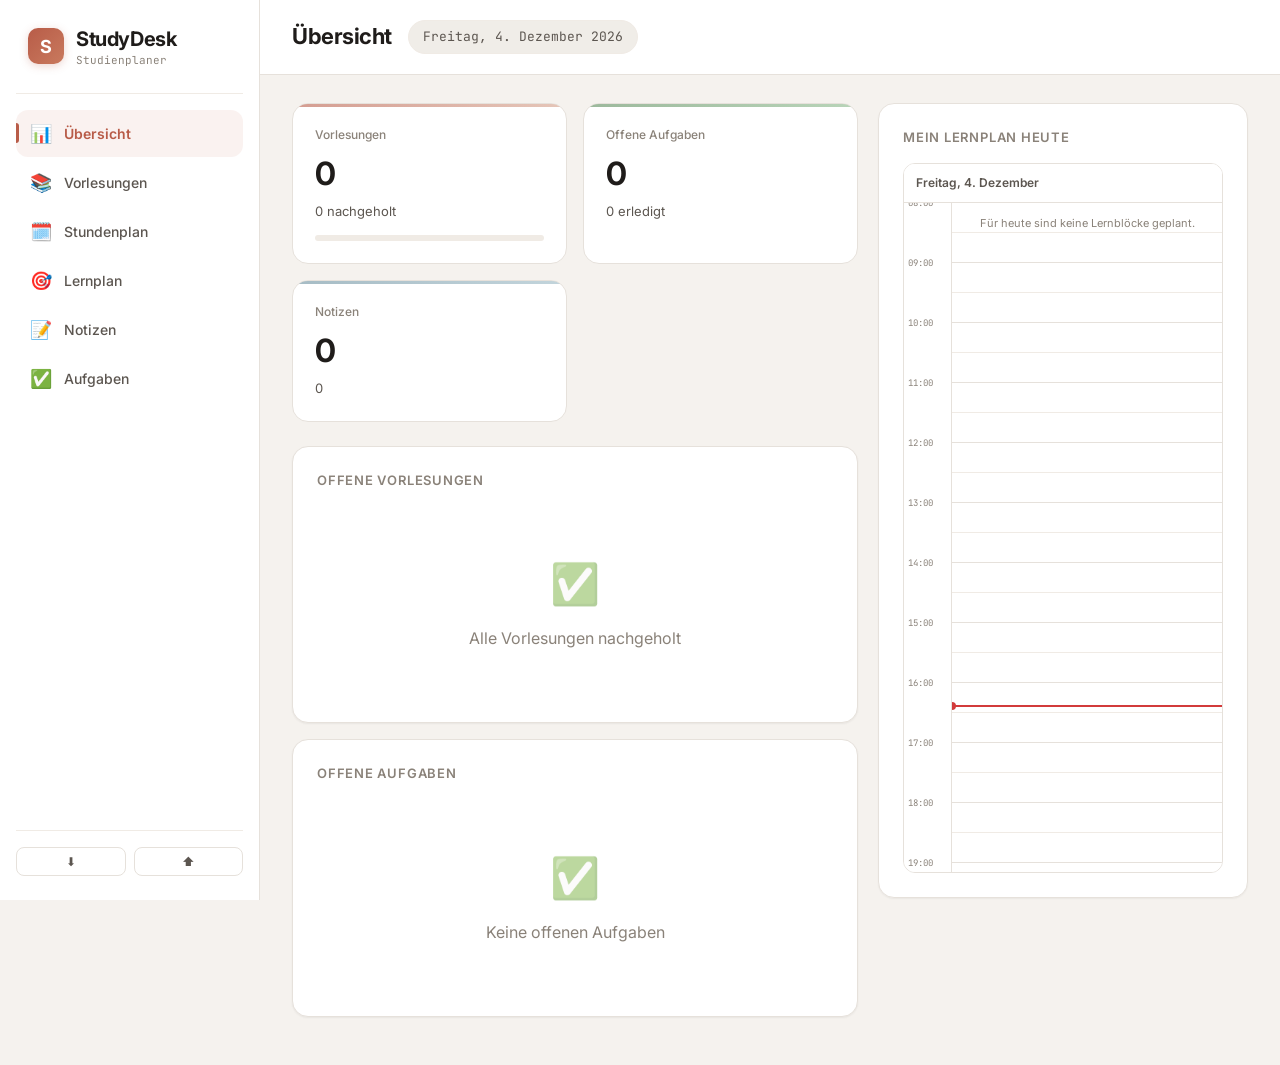
<file: index.html>
<!DOCTYPE html>
<html lang="de">
<head>
<meta charset="UTF-8">
<meta name="viewport" content="width=device-width, initial-scale=1.0">
<title>StudyDesk</title>
<link rel="stylesheet" href="styles.css">
<base target="_blank">
</head>
<body data-section="dashboard">

<div class="app">
  <aside class="sidebar">
    <div class="sidebar-brand">
      <div class="brand-icon">S</div>
      <div><div class="brand-text">StudyDesk</div><div class="brand-sub">Studienplaner</div></div>
    </div>
    <nav class="nav-group">
      <a class="nav-item nav-link active" data-section="dashboard" href="index.html" target="_self"><span class="nav-icon">📊</span>Übersicht</a>
      <a class="nav-item nav-link" data-section="lectures" href="lectures.html" target="_self"><span class="nav-icon">📚</span>Vorlesungen</a>
      <a class="nav-item nav-link" data-section="schedule" href="schedule.html" target="_self"><span class="nav-icon">🗓️</span>Stundenplan</a>
      <a class="nav-item nav-link" data-section="lernplan" href="lernplan.html" target="_self"><span class="nav-icon">🎯</span>Lernplan</a>
      <a class="nav-item nav-link" data-section="notes" href="notes.html" target="_self"><span class="nav-icon">📝</span>Notizen</a>
      <a class="nav-item nav-link" data-section="todos" href="todos.html" target="_self"><span class="nav-icon">✅</span>Aufgaben</a>
    </nav>
    <div class="sidebar-footer">
      <button class="btn btn-icon small" onclick="exportData()" title="Exportieren">⬇</button>
      <button class="btn btn-icon small" onclick="openImportModal()" title="Importieren">⬆</button>
    </div>
  </aside>
  <div class="main">
    <header class="topbar">
      <div class="topbar-left">
        <h1 class="page-title" id="page-title">Übersicht</h1>
        <span class="date-chip" id="date-display"></span>
      </div>
      <div class="topbar-actions">
        <button class="btn primary" id="topbar-action-btn" onclick="triggerTopAction()">+ Neu</button>
      </div>
    </header>
    <div class="content">
      <div class="section active" id="sec-dashboard">
        <div class="dashboard-layout">
          <div class="dashboard-main">
        <div class="stats-grid">
          <div class="stat-card">
            <div class="stat-label">Vorlesungen</div>
            <div class="stat-value" id="dash-total">0</div>
            <div class="stat-sub" id="dash-done-text">0 nachgeholt</div>
            <div class="progress-track"><div class="progress-fill" id="dash-prog" style="width:0%"></div></div>
          </div>
          <div class="stat-card success">
            <div class="stat-label">Offene Aufgaben</div>
            <div class="stat-value" id="dash-tasks">0</div>
            <div class="stat-sub" id="dash-done-tasks">0 erledigt</div>
          </div>
          <div class="stat-card info">
            <div class="stat-label">Notizen</div>
            <div class="stat-value" id="dash-notes">0</div>
            <div class="stat-sub" id="dash-research">0 Recherche-Tags</div>
          </div>
        </div>
        <div class="card">
          <div class="card-header"><div class="card-title">Offene Vorlesungen</div></div>
          <div id="dash-next-list"></div>
        </div>
        <div class="card mt-4">
          <div class="card-header"><div class="card-title">Offene Aufgaben</div></div>
          <div id="dash-todos-list"></div>
        </div>
          </div>
          <div class="card dash-plan-card">
            <div class="card-header"><div class="card-title">Mein Lernplan heute</div></div>
            <div id="dash-plan-calendar" class="dash-plan-scroll"></div>
          </div>
        </div>
      </div>

    </div>
  </div>
</div>
<div class="mobile-nav">
  <a class="nav-item nav-link active" data-section="dashboard" href="index.html" target="_self">📊</a>
  <a class="nav-item nav-link" data-section="lectures" href="lectures.html" target="_self">📚</a>
  <a class="nav-item nav-link" data-section="schedule" href="schedule.html" target="_self">🗓️</a>
  <a class="nav-item nav-link" data-section="lernplan" href="lernplan.html" target="_self">🎯</a>
  <a class="nav-item nav-link" data-section="notes" href="notes.html" target="_self">📝</a>
  <a class="nav-item nav-link" data-section="todos" href="todos.html" target="_self">✅</a>
</div>
<div class="modal-bg" id="lec-modal">
  <div class="modal">
    <h2 id="lec-modal-title">Vorlesung hinzufügen</h2>
    <label>Thema / Vorlesung</label>
    <input type="text" id="lec-m-subject" list="subject-datalist" autocomplete="off" placeholder="z. B. Biologie 1">
    <datalist id="subject-datalist"></datalist>
    <label>Datum</label>
    <input type="date" id="lec-m-date">
    <label>Link</label>
    <input type="text" id="lec-m-link" placeholder="https://…">
    <label>Notiz</label>
    <textarea id="lec-m-note" rows="2" placeholder="Interne Notiz…"></textarea>
    <label class="checkbox-label"><input type="checkbox" id="lec-m-prio"> ⭐ Als Priorität markieren</label>
    <label class="checkbox-label"><input type="checkbox" id="lec-m-cancelled"> 🚫 Als ausgefallen markieren</label>
    <div class="modal-actions"><button class="btn" onclick="closeLecModal()">Abbrechen</button><button class="btn primary" onclick="saveLec()">Speichern</button></div>
  </div>
</div>
<div class="modal-bg" id="detail-modal">
  <div class="modal">
    <h2 id="detail-title">📘 Details</h2>
    <div id="detail-content"></div>
    <div class="modal-actions" id="detail-modal-actions"><button class="btn" onclick="closeDetailModal()">Schließen</button></div>
  </div>
</div>
<div class="modal-bg" id="schedule-modal">
  <div class="modal">
    <h2>Stundenplan – Regelmäßiger Termin</h2>
    <label>Vorlesung / Thema</label>
    <input type="text" id="sched-subject" placeholder="z. B. Biologie 1">
    <label>Wochentag</label>
    <select id="sched-day"><option>Montag</option><option>Dienstag</option><option>Mittwoch</option><option>Donnerstag</option><option>Freitag</option><option>Samstag</option><option>Sonntag</option></select>
    <label>Zeitraum (Start – Ende)</label>
    <div class="flex items-center gap-2"><input type="date" id="sched-start"><span class="text-muted">bis</span><input type="date" id="sched-end"></div>
    <label>Uhrzeit (optional)</label>
    <input type="text" id="sched-time" placeholder="10:00 – 12:00">
    <div class="modal-actions"><button class="btn" onclick="closeScheduleModal()">Abbrechen</button><button class="btn primary" onclick="saveScheduleEntry()">Speichern</button></div>
  </div>
</div>
<div class="modal-bg" id="block-modal">
  <div class="modal">
    <h2 id="block-modal-title">Lernblock bearbeiten</h2>
    <label>Name</label><input id="block-name" maxlength="100" placeholder="z. B. Vorlesung nacharbeiten">
    <label>Beschreibung</label><textarea id="block-description" rows="3" placeholder="Was möchtest du in diesem Block erledigen?"></textarea>
    <div class="flex gap-2">
      <div style="flex:1"><label>Beginn</label><input type="time" id="block-start" min="06:00" max="23:30" step="1800"></div>
      <div style="flex:1"><label>Ende</label><input type="text" id="block-end" inputmode="numeric" placeholder="HH:MM (bis 24:00)"></div>
    </div>
    <label>Farbe</label><input type="color" id="block-color" class="lp-color-input" value="#f3d8cb">
    <label>Klasse (optional)</label><select id="block-class"><option value="">Keine Klasse</option></select>
    <div id="block-occurrence-actions" style="display:none;margin-top:14px;">
      <div class="text-muted" id="block-assignment" style="font-size:13px;margin-bottom:8px;"></div>
      <div class="flex gap-2">
        <button class="btn success" onclick="completeCurrentOccurrence()">✓ Lerneinheit erledigt</button>
        <button class="btn danger" onclick="missCurrentOccurrence()">↷ Nicht geschafft</button>
      </div>
    </div>
    <div class="modal-actions">
      <button class="btn danger" id="block-delete-btn" onclick="deleteCurrentBlock()">Löschen</button>
      <button class="btn" onclick="closeBlockModal()">Abbrechen</button>
      <button class="btn primary" onclick="saveBlock()">Speichern</button>
    </div>
  </div>
</div>
<div class="modal-bg" id="class-modal">
  <div class="modal" style="width:680px">
    <h2 id="class-modal-title">Klasse anlegen</h2>
    <label>Name der Klasse</label><input id="class-name" maxlength="100" placeholder="z. B. Biologie-Grundlagen">
    <label>Beschreibung</label><textarea id="class-description" rows="2" placeholder="Wiederkehrende Lernreihe beschreiben (optional)"></textarea>
    <label>Farbe</label><input type="color" id="class-color" class="lp-color-input" value="#f3d8cb">
    <label class="checkbox-label" style="margin-top:16px;"><input type="checkbox" id="class-loop"> Zyklus wiederholen, wenn alle Teilaufgaben durchlaufen sind</label>
    <div class="flex items-center justify-between" style="margin-top:20px;margin-bottom:8px;">
      <strong>Teilaufgaben</strong><button class="btn small" onclick="addClassTaskRow()">＋ Teilaufgabe</button>
    </div>
    <p class="text-muted" style="font-size:12px;margin-bottom:10px;">Die Reihenfolge in dieser Liste bestimmt, welche Teilaufgabe zuerst in deinen Lernblöcken erscheint.</p>
    <div id="class-task-editor"></div>
    <div class="modal-actions"><button class="btn danger" id="class-delete-btn" onclick="deleteCurrentClass()">Klasse löschen</button><button class="btn" onclick="closeClassModal()">Abbrechen</button><button class="btn primary" onclick="saveClass()">Speichern</button></div>
  </div>
</div>
<div class="modal-bg" id="import-modal">
  <div class="modal">
    <h2>⬆ Daten importieren</h2>
    <p class="text-muted" style="font-size:14px;margin-bottom:8px;">Achtung: Der Import überschreibt alle aktuellen Daten. Exportiere zuerst eine Sicherung.</p>
    <div class="import-drop" id="import-drop" onclick="document.getElementById('import-file-input').click()">
      <div style="font-size:32px;margin-bottom:8px;">📂</div>
      <div style="font-size:14px;">JSON-Datei hier ablegen oder klicken</div>
    </div>
    <input type="file" id="import-file-input" accept=".json" style="display:none" onchange="handleImportFile(this)">
    <div class="modal-actions"><button class="btn" onclick="closeImportModal()">Abbrechen</button></div>
  </div>
</div>
<div id="toast"></div>
<script src="app.js"></script>
</body>
</html>
</file>
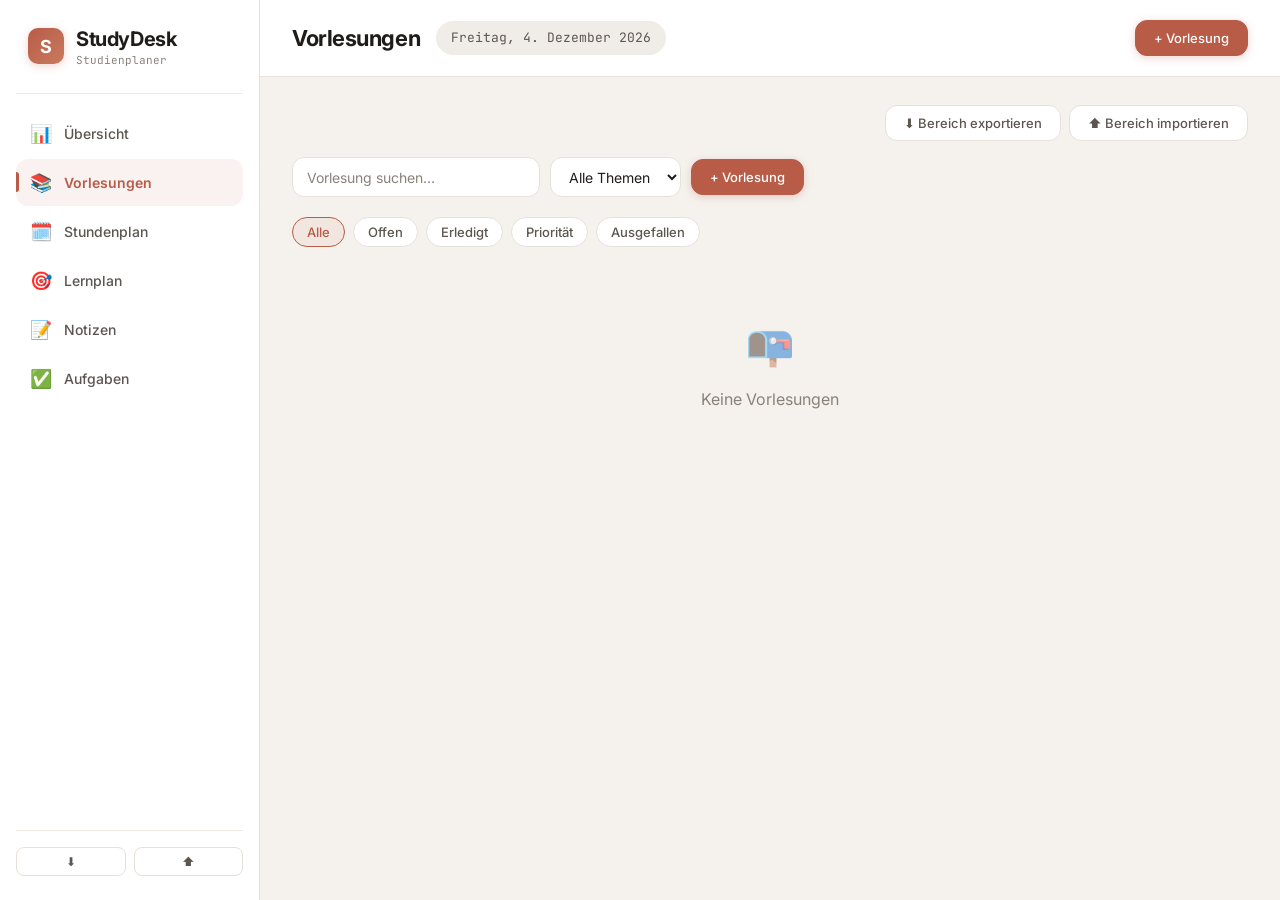
<file: lectures.html>
<!DOCTYPE html>
<html lang="de">
<head>
<meta charset="UTF-8">
<meta name="viewport" content="width=device-width, initial-scale=1.0">
<title>StudyDesk</title>
<link rel="stylesheet" href="styles.css">
<base target="_blank">
</head>
<body data-section="lectures">

<div class="app">
  <aside class="sidebar">
    <div class="sidebar-brand">
      <div class="brand-icon">S</div>
      <div><div class="brand-text">StudyDesk</div><div class="brand-sub">Studienplaner</div></div>
    </div>
    <nav class="nav-group">
      <a class="nav-item nav-link" data-section="dashboard" href="index.html" target="_self"><span class="nav-icon">📊</span>Übersicht</a>
      <a class="nav-item nav-link active" data-section="lectures" href="lectures.html" target="_self"><span class="nav-icon">📚</span>Vorlesungen</a>
      <a class="nav-item nav-link" data-section="schedule" href="schedule.html" target="_self"><span class="nav-icon">🗓️</span>Stundenplan</a>
      <a class="nav-item nav-link" data-section="lernplan" href="lernplan.html" target="_self"><span class="nav-icon">🎯</span>Lernplan</a>
      <a class="nav-item nav-link" data-section="notes" href="notes.html" target="_self"><span class="nav-icon">📝</span>Notizen</a>
      <a class="nav-item nav-link" data-section="todos" href="todos.html" target="_self"><span class="nav-icon">✅</span>Aufgaben</a>
    </nav>
    <div class="sidebar-footer">
      <button class="btn btn-icon small" onclick="exportData()" title="Exportieren">⬇</button>
      <button class="btn btn-icon small" onclick="openImportModal()" title="Importieren">⬆</button>
    </div>
  </aside>
  <div class="main">
    <header class="topbar">
      <div class="topbar-left">
        <h1 class="page-title" id="page-title">Vorlesungen</h1>
        <span class="date-chip" id="date-display"></span>
      </div>
      <div class="topbar-actions">
        <button class="btn primary" id="topbar-action-btn" onclick="triggerTopAction()">+ Neu</button>
      </div>
    </header>
    <div class="content">
      <div class="section active" id="sec-lectures">
        <div class="toolbar">
          <input type="text" id="lec-search" placeholder="Vorlesung suchen…" oninput="renderLectures()">
          <select id="lec-filter-subject" onchange="renderLectures()"><option value="">Alle Themen</option></select>
          <button class="btn primary" onclick="openLecModal()">+ Vorlesung</button>
        </div>
        <div class="filter-row">
          <button class="chip active" data-lf="all" onclick="setLecFilter(this,'all')">Alle</button>
          <button class="chip" data-lf="todo" onclick="setLecFilter(this,'todo')">Offen</button>
          <button class="chip" data-lf="done" onclick="setLecFilter(this,'done')">Erledigt</button>
          <button class="chip" data-lf="prio" onclick="setLecFilter(this,'prio')">Priorität</button>
          <button class="chip" data-lf="cancelled" onclick="setLecFilter(this,'cancelled')">Ausgefallen</button>
        </div>
        <div id="lecture-list"></div>
      </div>

    </div>
  </div>
</div>
<div class="mobile-nav">
  <a class="nav-item nav-link" data-section="dashboard" href="index.html" target="_self">📊</a>
  <a class="nav-item nav-link active" data-section="lectures" href="lectures.html" target="_self">📚</a>
  <a class="nav-item nav-link" data-section="schedule" href="schedule.html" target="_self">🗓️</a>
  <a class="nav-item nav-link" data-section="lernplan" href="lernplan.html" target="_self">🎯</a>
  <a class="nav-item nav-link" data-section="notes" href="notes.html" target="_self">📝</a>
  <a class="nav-item nav-link" data-section="todos" href="todos.html" target="_self">✅</a>
</div>
<div class="modal-bg" id="lec-modal">
  <div class="modal">
    <h2 id="lec-modal-title">Vorlesung hinzufügen</h2>
    <label>Thema / Vorlesung</label>
    <input type="text" id="lec-m-subject" list="subject-datalist" autocomplete="off" placeholder="z. B. Biologie 1">
    <datalist id="subject-datalist"></datalist>
    <label>Datum</label>
    <input type="date" id="lec-m-date">
    <label>Link</label>
    <input type="text" id="lec-m-link" placeholder="https://…">
    <label>Notiz</label>
    <textarea id="lec-m-note" rows="2" placeholder="Interne Notiz…"></textarea>
    <label class="checkbox-label"><input type="checkbox" id="lec-m-prio"> ⭐ Als Priorität markieren</label>
    <label class="checkbox-label"><input type="checkbox" id="lec-m-cancelled"> 🚫 Als ausgefallen markieren</label>
    <div class="modal-actions"><button class="btn" onclick="closeLecModal()">Abbrechen</button><button class="btn primary" onclick="saveLec()">Speichern</button></div>
  </div>
</div>
<div class="modal-bg" id="detail-modal">
  <div class="modal">
    <h2 id="detail-title">📘 Details</h2>
    <div id="detail-content"></div>
    <div class="modal-actions" id="detail-modal-actions"><button class="btn" onclick="closeDetailModal()">Schließen</button></div>
  </div>
</div>
<div class="modal-bg" id="schedule-modal">
  <div class="modal">
    <h2>Stundenplan – Regelmäßiger Termin</h2>
    <label>Vorlesung / Thema</label>
    <input type="text" id="sched-subject" placeholder="z. B. Biologie 1">
    <label>Wochentag</label>
    <select id="sched-day"><option>Montag</option><option>Dienstag</option><option>Mittwoch</option><option>Donnerstag</option><option>Freitag</option><option>Samstag</option><option>Sonntag</option></select>
    <label>Zeitraum (Start – Ende)</label>
    <div class="flex items-center gap-2"><input type="date" id="sched-start"><span class="text-muted">bis</span><input type="date" id="sched-end"></div>
    <label>Uhrzeit (optional)</label>
    <input type="text" id="sched-time" placeholder="10:00 – 12:00">
    <div class="modal-actions"><button class="btn" onclick="closeScheduleModal()">Abbrechen</button><button class="btn primary" onclick="saveScheduleEntry()">Speichern</button></div>
  </div>
</div>
<div class="modal-bg" id="block-modal">
  <div class="modal">
    <h2 id="block-modal-title">Lernblock bearbeiten</h2>
    <label>Name</label><input id="block-name" maxlength="100" placeholder="z. B. Vorlesung nacharbeiten">
    <label>Beschreibung</label><textarea id="block-description" rows="3" placeholder="Was möchtest du in diesem Block erledigen?"></textarea>
    <div class="flex gap-2">
      <div style="flex:1"><label>Beginn</label><input type="time" id="block-start" min="06:00" max="23:30" step="1800"></div>
      <div style="flex:1"><label>Ende</label><input type="text" id="block-end" inputmode="numeric" placeholder="HH:MM (bis 24:00)"></div>
    </div>
    <label>Farbe</label><input type="color" id="block-color" class="lp-color-input" value="#f3d8cb">
    <label>Klasse (optional)</label><select id="block-class"><option value="">Keine Klasse</option></select>
    <div id="block-occurrence-actions" style="display:none;margin-top:14px;">
      <div class="text-muted" id="block-assignment" style="font-size:13px;margin-bottom:8px;"></div>
      <div class="flex gap-2">
        <button class="btn success" onclick="completeCurrentOccurrence()">✓ Lerneinheit erledigt</button>
        <button class="btn danger" onclick="missCurrentOccurrence()">↷ Nicht geschafft</button>
      </div>
    </div>
    <div class="modal-actions">
      <button class="btn danger" id="block-delete-btn" onclick="deleteCurrentBlock()">Löschen</button>
      <button class="btn" onclick="closeBlockModal()">Abbrechen</button>
      <button class="btn primary" onclick="saveBlock()">Speichern</button>
    </div>
  </div>
</div>
<div class="modal-bg" id="class-modal">
  <div class="modal" style="width:680px">
    <h2 id="class-modal-title">Klasse anlegen</h2>
    <label>Name der Klasse</label><input id="class-name" maxlength="100" placeholder="z. B. Biologie-Grundlagen">
    <label>Beschreibung</label><textarea id="class-description" rows="2" placeholder="Wiederkehrende Lernreihe beschreiben (optional)"></textarea>
    <label>Farbe</label><input type="color" id="class-color" class="lp-color-input" value="#f3d8cb">
    <label class="checkbox-label" style="margin-top:16px;"><input type="checkbox" id="class-loop"> Zyklus wiederholen, wenn alle Teilaufgaben durchlaufen sind</label>
    <div class="flex items-center justify-between" style="margin-top:20px;margin-bottom:8px;">
      <strong>Teilaufgaben</strong><button class="btn small" onclick="addClassTaskRow()">＋ Teilaufgabe</button>
    </div>
    <p class="text-muted" style="font-size:12px;margin-bottom:10px;">Die Reihenfolge in dieser Liste bestimmt, welche Teilaufgabe zuerst in deinen Lernblöcken erscheint.</p>
    <div id="class-task-editor"></div>
    <div class="modal-actions"><button class="btn danger" id="class-delete-btn" onclick="deleteCurrentClass()">Klasse löschen</button><button class="btn" onclick="closeClassModal()">Abbrechen</button><button class="btn primary" onclick="saveClass()">Speichern</button></div>
  </div>
</div>
<div class="modal-bg" id="import-modal">
  <div class="modal">
    <h2>⬆ Daten importieren</h2>
    <p class="text-muted" style="font-size:14px;margin-bottom:8px;">Achtung: Der Import überschreibt alle aktuellen Daten. Exportiere zuerst eine Sicherung.</p>
    <div class="import-drop" id="import-drop" onclick="document.getElementById('import-file-input').click()">
      <div style="font-size:32px;margin-bottom:8px;">📂</div>
      <div style="font-size:14px;">JSON-Datei hier ablegen oder klicken</div>
    </div>
    <input type="file" id="import-file-input" accept=".json" style="display:none" onchange="handleImportFile(this)">
    <div class="modal-actions"><button class="btn" onclick="closeImportModal()">Abbrechen</button></div>
  </div>
</div>
<div id="toast"></div>
<script src="app.js"></script>
</body>
</html>
</file>
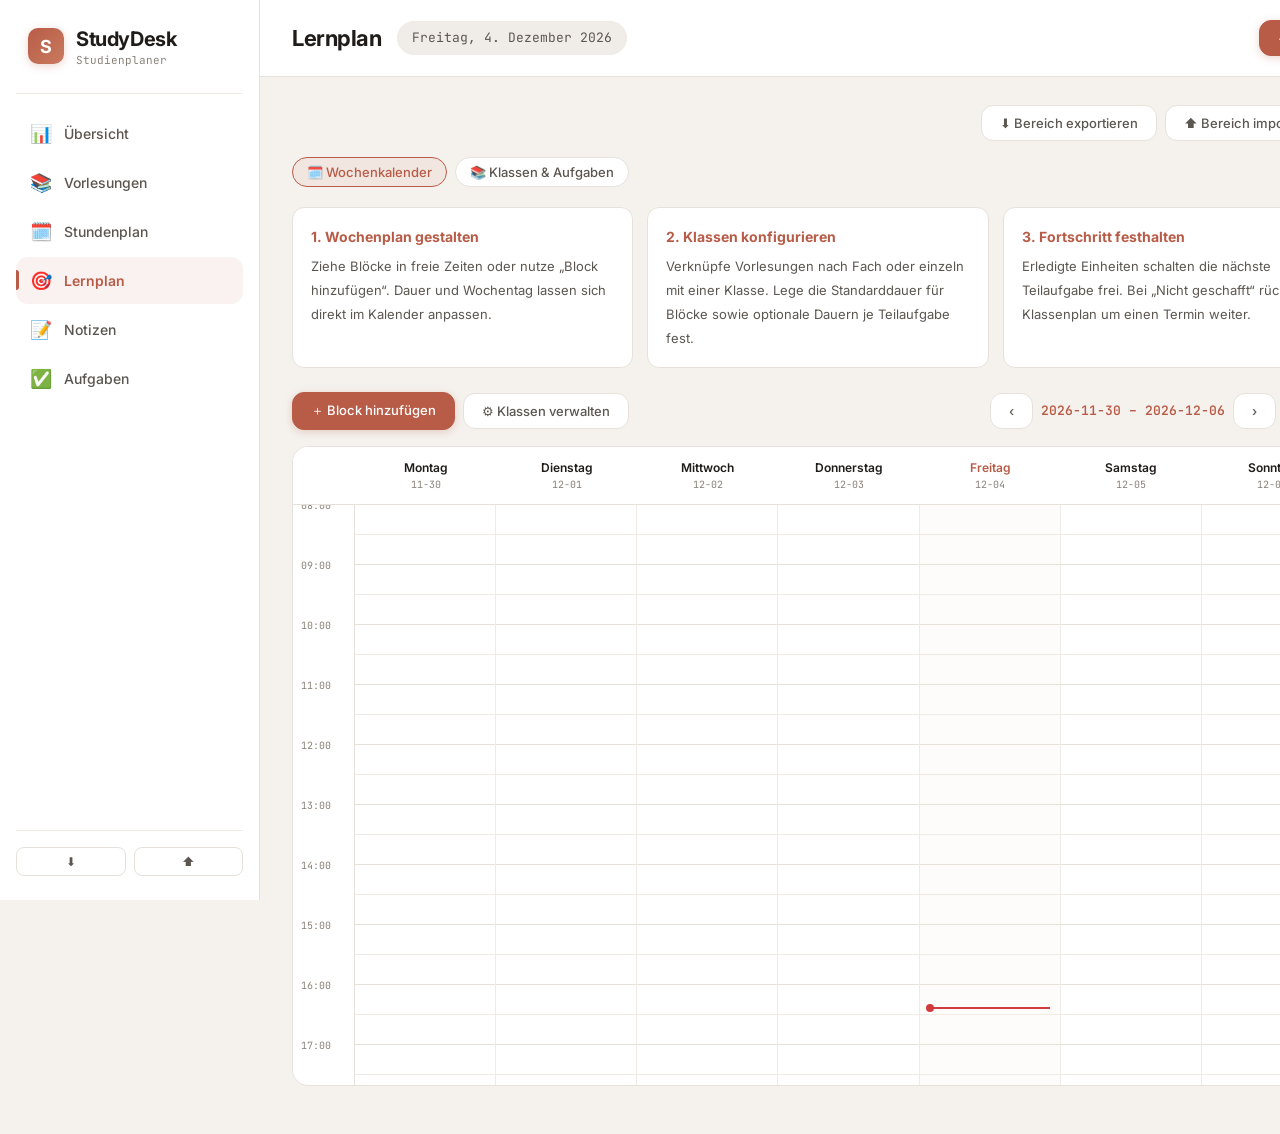
<file: lernplan.html>
<!DOCTYPE html>
<html lang="de">
<head>
<meta charset="UTF-8">
<meta name="viewport" content="width=device-width, initial-scale=1.0">
<title>StudyDesk</title>
<link rel="stylesheet" href="styles.css">
<base target="_blank">
</head>
<body data-section="lernplan">

<div class="app">
  <aside class="sidebar">
    <div class="sidebar-brand">
      <div class="brand-icon">S</div>
      <div><div class="brand-text">StudyDesk</div><div class="brand-sub">Studienplaner</div></div>
    </div>
    <nav class="nav-group">
      <a class="nav-item nav-link" data-section="dashboard" href="index.html" target="_self"><span class="nav-icon">📊</span>Übersicht</a>
      <a class="nav-item nav-link" data-section="lectures" href="lectures.html" target="_self"><span class="nav-icon">📚</span>Vorlesungen</a>
      <a class="nav-item nav-link" data-section="schedule" href="schedule.html" target="_self"><span class="nav-icon">🗓️</span>Stundenplan</a>
      <a class="nav-item nav-link active" data-section="lernplan" href="lernplan.html" target="_self"><span class="nav-icon">🎯</span>Lernplan</a>
      <a class="nav-item nav-link" data-section="notes" href="notes.html" target="_self"><span class="nav-icon">📝</span>Notizen</a>
      <a class="nav-item nav-link" data-section="todos" href="todos.html" target="_self"><span class="nav-icon">✅</span>Aufgaben</a>
    </nav>
    <div class="sidebar-footer">
      <button class="btn btn-icon small" onclick="exportData()" title="Exportieren">⬇</button>
      <button class="btn btn-icon small" onclick="openImportModal()" title="Importieren">⬆</button>
    </div>
  </aside>
  <div class="main">
    <header class="topbar">
      <div class="topbar-left">
        <h1 class="page-title" id="page-title">Lernplan</h1>
        <span class="date-chip" id="date-display"></span>
      </div>
      <div class="topbar-actions">
        <button class="btn primary" id="topbar-action-btn" onclick="triggerTopAction()">+ Neu</button>
      </div>
    </header>
    <div class="content">
      <div class="section active" id="sec-lernplan">
        <div class="filter-row">
          <button class="chip active" data-lp="week" onclick="setLernplanTab(this,'week')">🗓️ Wochenkalender</button>
          <button class="chip" data-lp="classes" onclick="setLernplanTab(this,'classes')">📚 Klassen & Aufgaben</button>
        </div>
        <div class="guide-grid">
          <div class="guide-step"><strong>1. Wochenplan gestalten</strong><small>Ziehe Blöcke in freie Zeiten oder nutze „Block hinzufügen“. Dauer und Wochentag lassen sich direkt im Kalender anpassen.</small></div>
          <div class="guide-step"><strong>2. Klassen konfigurieren</strong><small>Verknüpfe Vorlesungen nach Fach oder einzeln mit einer Klasse. Lege die Standarddauer für Blöcke sowie optionale Dauern je Teilaufgabe fest.</small></div>
          <div class="guide-step"><strong>3. Fortschritt festhalten</strong><small>Erledigte Einheiten schalten die nächste Teilaufgabe frei. Bei „Nicht geschafft“ rückt der Klassenplan um einen Termin weiter.</small></div>
        </div>
        <div id="lp-week-view">
          <div class="lp-toolbar">
            <button class="btn primary" id="lp-add-block-btn" onclick="toggleBlockCreation()">＋ Block hinzufügen</button>
            <button class="btn" onclick="openClassModal()">⚙ Klassen verwalten</button>
            <span id="lp-create-hint" class="lp-create-hint" style="display:none;">Freie Zeit anklicken und ziehen</span>
            <span style="flex:1"></span>
            <button class="btn" onclick="shiftWeekView(-1)">‹</button>
            <span id="week-range-label" style="font-family:'JetBrains Mono',monospace;font-size:13px;color:var(--accent);font-weight:600;"></span>
            <button class="btn" onclick="shiftWeekView(1)">›</button>
            <button class="btn small" onclick="jumpToTodayWeek()">Heute</button>
          </div>
          <div id="week-calendar" class="lp-calendar-scroll"></div>
        </div>
        <div id="lp-classes-view" style="display:none;">
          <div class="toolbar"><button class="btn primary" onclick="openClassModal()">＋ Klasse anlegen</button></div>
          <div id="lp-class-list"></div>
        </div>
      </div>

    </div>
  </div>
</div>
<div class="mobile-nav">
  <a class="nav-item nav-link" data-section="dashboard" href="index.html" target="_self">📊</a>
  <a class="nav-item nav-link" data-section="lectures" href="lectures.html" target="_self">📚</a>
  <a class="nav-item nav-link" data-section="schedule" href="schedule.html" target="_self">🗓️</a>
  <a class="nav-item nav-link active" data-section="lernplan" href="lernplan.html" target="_self">🎯</a>
  <a class="nav-item nav-link" data-section="notes" href="notes.html" target="_self">📝</a>
  <a class="nav-item nav-link" data-section="todos" href="todos.html" target="_self">✅</a>
</div>
<div class="modal-bg" id="lec-modal">
  <div class="modal">
    <h2 id="lec-modal-title">Vorlesung hinzufügen</h2>
    <label>Thema / Vorlesung</label>
    <input type="text" id="lec-m-subject" list="subject-datalist" autocomplete="off" placeholder="z. B. Biologie 1">
    <datalist id="subject-datalist"></datalist>
    <label>Datum</label>
    <input type="date" id="lec-m-date">
    <label>Link</label>
    <input type="text" id="lec-m-link" placeholder="https://…">
    <label>Notiz</label>
    <textarea id="lec-m-note" rows="2" placeholder="Interne Notiz…"></textarea>
    <label class="checkbox-label"><input type="checkbox" id="lec-m-prio"> ⭐ Als Priorität markieren</label>
    <label class="checkbox-label"><input type="checkbox" id="lec-m-cancelled"> 🚫 Als ausgefallen markieren</label>
    <div class="modal-actions"><button class="btn" onclick="closeLecModal()">Abbrechen</button><button class="btn primary" onclick="saveLec()">Speichern</button></div>
  </div>
</div>
<div class="modal-bg" id="detail-modal">
  <div class="modal">
    <h2 id="detail-title">📘 Details</h2>
    <div id="detail-content"></div>
    <div class="modal-actions" id="detail-modal-actions"><button class="btn" onclick="closeDetailModal()">Schließen</button></div>
  </div>
</div>
<div class="modal-bg" id="schedule-modal">
  <div class="modal">
    <h2>Stundenplan – Regelmäßiger Termin</h2>
    <label>Vorlesung / Thema</label>
    <input type="text" id="sched-subject" placeholder="z. B. Biologie 1">
    <label>Wochentag</label>
    <select id="sched-day"><option>Montag</option><option>Dienstag</option><option>Mittwoch</option><option>Donnerstag</option><option>Freitag</option><option>Samstag</option><option>Sonntag</option></select>
    <label>Zeitraum (Start – Ende)</label>
    <div class="flex items-center gap-2"><input type="date" id="sched-start"><span class="text-muted">bis</span><input type="date" id="sched-end"></div>
    <label>Uhrzeit (optional)</label>
    <input type="text" id="sched-time" placeholder="10:00 – 12:00">
    <div class="modal-actions"><button class="btn" onclick="closeScheduleModal()">Abbrechen</button><button class="btn primary" onclick="saveScheduleEntry()">Speichern</button></div>
  </div>
</div>
<div class="modal-bg" id="block-modal">
  <div class="modal">
    <h2 id="block-modal-title">Lernblock bearbeiten</h2>
    <label>Name</label><input id="block-name" maxlength="100" placeholder="z. B. Vorlesung nacharbeiten">
    <label>Beschreibung</label><textarea id="block-description" rows="3" placeholder="Was möchtest du in diesem Block erledigen?"></textarea>
    <div class="flex gap-2">
      <div style="flex:1"><label>Beginn</label><input type="time" id="block-start" min="06:00" max="23:30" step="1800"></div>
      <div style="flex:1"><label>Ende</label><input type="text" id="block-end" inputmode="numeric" placeholder="HH:MM (bis 24:00)"></div>
    </div>
    <label>Farbe</label><input type="color" id="block-color" class="lp-color-input" value="#f3d8cb">
    <label>Klasse (optional)</label><select id="block-class"><option value="">Keine Klasse</option></select>
    <div id="block-occurrence-actions" style="display:none;margin-top:14px;">
      <div class="text-muted" id="block-assignment" style="font-size:13px;margin-bottom:8px;"></div>
      <div class="flex gap-2">
        <button class="btn success" onclick="completeCurrentOccurrence()">✓ Lerneinheit erledigt</button>
        <button class="btn danger" onclick="missCurrentOccurrence()">↷ Nicht geschafft</button>
      </div>
    </div>
    <div class="modal-actions">
      <button class="btn danger" id="block-delete-btn" onclick="deleteCurrentBlock()">Löschen</button>
      <button class="btn" onclick="closeBlockModal()">Abbrechen</button>
      <button class="btn primary" onclick="saveBlock()">Speichern</button>
    </div>
  </div>
</div>
<div class="modal-bg" id="class-modal">
  <div class="modal" style="width:680px">
    <h2 id="class-modal-title">Klasse anlegen</h2>
    <label>Name der Klasse</label><input id="class-name" maxlength="100" placeholder="z. B. Biologie-Grundlagen">
    <label>Beschreibung</label><textarea id="class-description" rows="2" placeholder="Wiederkehrende Lernreihe beschreiben (optional)"></textarea>
    <label>Farbe</label><input type="color" id="class-color" class="lp-color-input" value="#f3d8cb">
    <label>Standarddauer pro Lernblock (Minuten)</label><input id="class-duration" type="number" min="30" max="720" step="30" value="60">
    <label>Vorlesungen</label>
    <div id="class-lecture-selector" class="lp-lecture-selector"></div>
    <div id="class-linked-lecture-tasks" class="lp-linked-lecture-tasks"></div>
    <label class="checkbox-label" style="margin-top:16px;"><input type="checkbox" id="class-loop"> Zyklus wiederholen, wenn alle Teilaufgaben durchlaufen sind</label>
    <div class="flex items-center justify-between" style="margin-top:20px;margin-bottom:8px;">
      <strong>Teilaufgaben</strong><button class="btn small" onclick="addClassTaskRow()">＋ Teilaufgabe</button>
    </div>
    <p class="text-muted" style="font-size:12px;margin-bottom:10px;">Ausgewählte Vorlesungen desselben Fachs bilden eine Teilaufgabe mit je einer Einheit pro Vorlesung und werden vor den manuellen Teilaufgaben abgearbeitet. Die Reihenfolge der manuellen Teilaufgaben bestimmt deren Reihenfolge. Eine eigene Dauer überschreibt die Standarddauer dieser Klasse.</p>
    <div id="class-task-editor"></div>
    <div class="modal-actions"><button class="btn danger" id="class-delete-btn" onclick="deleteCurrentClass()">Klasse löschen</button><button class="btn" onclick="closeClassModal()">Abbrechen</button><button class="btn primary" onclick="saveClass()">Speichern</button></div>
  </div>
</div>
<div class="modal-bg" id="import-modal">
  <div class="modal">
    <h2>⬆ Daten importieren</h2>
    <p class="text-muted" style="font-size:14px;margin-bottom:8px;">Achtung: Der Import überschreibt alle aktuellen Daten. Exportiere zuerst eine Sicherung.</p>
    <div class="import-drop" id="import-drop" onclick="document.getElementById('import-file-input').click()">
      <div style="font-size:32px;margin-bottom:8px;">📂</div>
      <div style="font-size:14px;">JSON-Datei hier ablegen oder klicken</div>
    </div>
    <input type="file" id="import-file-input" accept=".json" style="display:none" onchange="handleImportFile(this)">
    <div class="modal-actions"><button class="btn" onclick="closeImportModal()">Abbrechen</button></div>
  </div>
</div>
<div id="toast"></div>
<script src="app.js"></script>
</body>
</html>
</file>
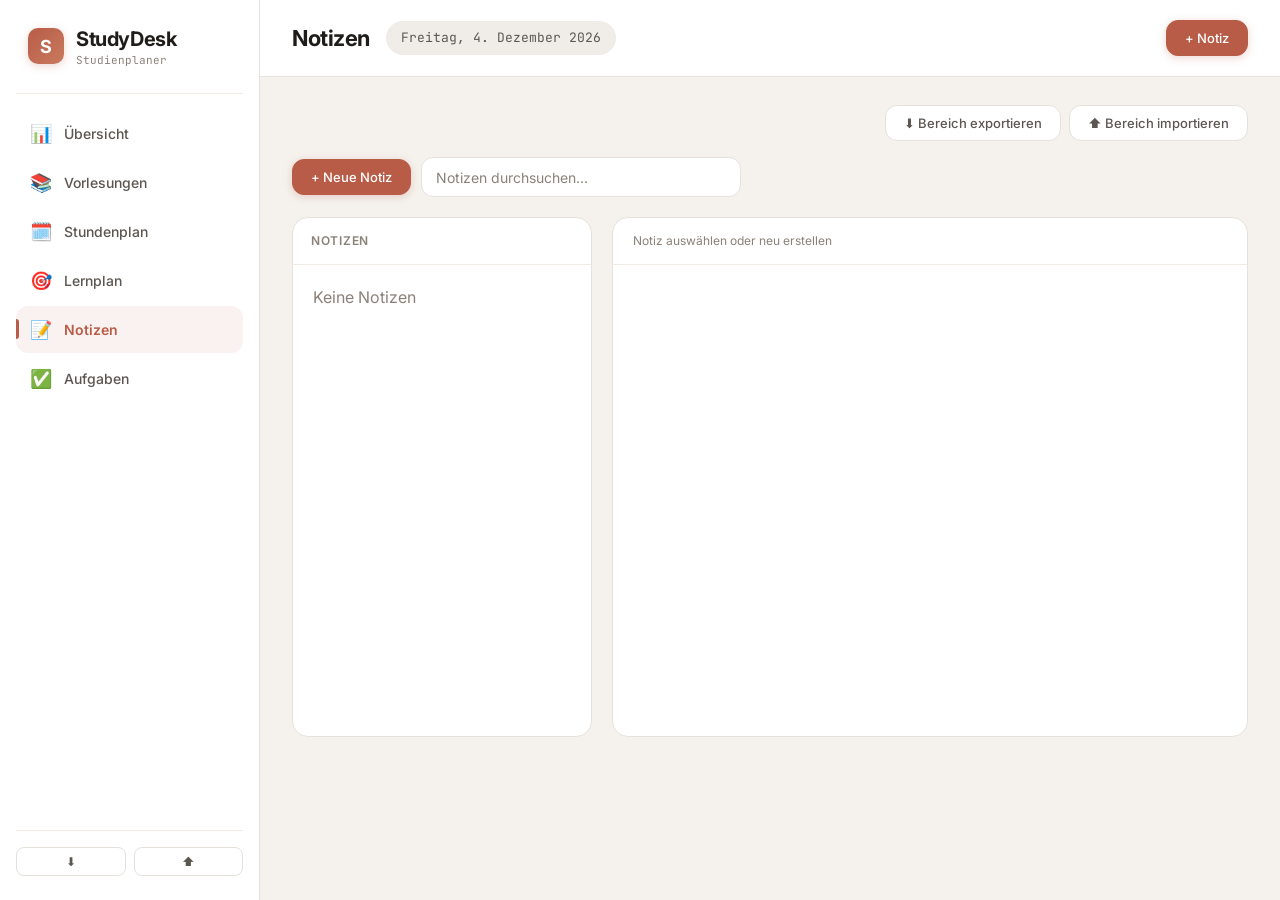
<file: notes.html>
<!DOCTYPE html>
<html lang="de">
<head>
<meta charset="UTF-8">
<meta name="viewport" content="width=device-width, initial-scale=1.0">
<title>StudyDesk</title>
<link rel="stylesheet" href="styles.css">
<base target="_blank">
</head>
<body data-section="notes">

<div class="app">
  <aside class="sidebar">
    <div class="sidebar-brand">
      <div class="brand-icon">S</div>
      <div><div class="brand-text">StudyDesk</div><div class="brand-sub">Studienplaner</div></div>
    </div>
    <nav class="nav-group">
      <a class="nav-item nav-link" data-section="dashboard" href="index.html" target="_self"><span class="nav-icon">📊</span>Übersicht</a>
      <a class="nav-item nav-link" data-section="lectures" href="lectures.html" target="_self"><span class="nav-icon">📚</span>Vorlesungen</a>
      <a class="nav-item nav-link" data-section="schedule" href="schedule.html" target="_self"><span class="nav-icon">🗓️</span>Stundenplan</a>
      <a class="nav-item nav-link" data-section="lernplan" href="lernplan.html" target="_self"><span class="nav-icon">🎯</span>Lernplan</a>
      <a class="nav-item nav-link active" data-section="notes" href="notes.html" target="_self"><span class="nav-icon">📝</span>Notizen</a>
      <a class="nav-item nav-link" data-section="todos" href="todos.html" target="_self"><span class="nav-icon">✅</span>Aufgaben</a>
    </nav>
    <div class="sidebar-footer">
      <button class="btn btn-icon small" onclick="exportData()" title="Exportieren">⬇</button>
      <button class="btn btn-icon small" onclick="openImportModal()" title="Importieren">⬆</button>
    </div>
  </aside>
  <div class="main">
    <header class="topbar">
      <div class="topbar-left">
        <h1 class="page-title" id="page-title">Notizen</h1>
        <span class="date-chip" id="date-display"></span>
      </div>
      <div class="topbar-actions">
        <button class="btn primary" id="topbar-action-btn" onclick="triggerTopAction()">+ Neu</button>
      </div>
    </header>
    <div class="content">
      <div class="section active" id="sec-notes">
        <div class="toolbar">
          <button class="btn primary" onclick="newNote()">+ Neue Notiz</button>
          <input type="text" id="note-search" placeholder="Notizen durchsuchen…" oninput="filterNotes(this.value)" style="flex:1;max-width:320px;">
        </div>
        <div class="notes-layout">
          <div class="notes-sidebar">
            <div class="notes-sidebar-header">Notizen</div>
            <div id="notes-list" style="overflow-y:auto;flex:1;"></div>
          </div>
          <div class="note-editor" id="note-editor">
            <div class="note-editor-toolbar"><span class="text-muted" style="font-size:12px;">Notiz auswählen oder neu erstellen</span></div>
            <div id="note-content-area" style="display:none;flex-direction:column;flex:1;">
              <input class="note-title-input" id="note-title" placeholder="Titel der Notiz…" oninput="saveNoteDebounced()">
              <textarea class="note-textarea" id="note-body" placeholder="Notizen, Fragen, Gedanken…&#10;&#10;Nutze #Tag um Recherche-Themen zu markieren…" oninput="saveNoteDebounced();extractTagsFromBody();"></textarea>
              <div class="research-tags-bar">
                <span class="text-muted" style="font-size:12px;font-weight:600;">Recherche:</span>
                <div id="research-tags-list" style="display:flex;gap:6px;flex-wrap:wrap;"></div>
              </div>
              <div style="padding:12px 24px;border-top:1px solid var(--border-light);display:flex;gap:8px;justify-content:flex-end;align-items:center;">
                <span class="text-muted" style="font-size:12px;" id="note-saved-hint"></span>
                <button class="btn small danger" onclick="deleteCurrentNote()">Löschen</button>
              </div>
            </div>
          </div>
        </div>
      </div>

    </div>
  </div>
</div>
<div class="mobile-nav">
  <a class="nav-item nav-link" data-section="dashboard" href="index.html" target="_self">📊</a>
  <a class="nav-item nav-link" data-section="lectures" href="lectures.html" target="_self">📚</a>
  <a class="nav-item nav-link" data-section="schedule" href="schedule.html" target="_self">🗓️</a>
  <a class="nav-item nav-link" data-section="lernplan" href="lernplan.html" target="_self">🎯</a>
  <a class="nav-item nav-link active" data-section="notes" href="notes.html" target="_self">📝</a>
  <a class="nav-item nav-link" data-section="todos" href="todos.html" target="_self">✅</a>
</div>
<div class="modal-bg" id="lec-modal">
  <div class="modal">
    <h2 id="lec-modal-title">Vorlesung hinzufügen</h2>
    <label>Thema / Vorlesung</label>
    <input type="text" id="lec-m-subject" list="subject-datalist" autocomplete="off" placeholder="z. B. Biologie 1">
    <datalist id="subject-datalist"></datalist>
    <label>Datum</label>
    <input type="date" id="lec-m-date">
    <label>Link</label>
    <input type="text" id="lec-m-link" placeholder="https://…">
    <label>Notiz</label>
    <textarea id="lec-m-note" rows="2" placeholder="Interne Notiz…"></textarea>
    <label class="checkbox-label"><input type="checkbox" id="lec-m-prio"> ⭐ Als Priorität markieren</label>
    <label class="checkbox-label"><input type="checkbox" id="lec-m-cancelled"> 🚫 Als ausgefallen markieren</label>
    <div class="modal-actions"><button class="btn" onclick="closeLecModal()">Abbrechen</button><button class="btn primary" onclick="saveLec()">Speichern</button></div>
  </div>
</div>
<div class="modal-bg" id="detail-modal">
  <div class="modal">
    <h2 id="detail-title">📘 Details</h2>
    <div id="detail-content"></div>
    <div class="modal-actions" id="detail-modal-actions"><button class="btn" onclick="closeDetailModal()">Schließen</button></div>
  </div>
</div>
<div class="modal-bg" id="schedule-modal">
  <div class="modal">
    <h2>Stundenplan – Regelmäßiger Termin</h2>
    <label>Vorlesung / Thema</label>
    <input type="text" id="sched-subject" placeholder="z. B. Biologie 1">
    <label>Wochentag</label>
    <select id="sched-day"><option>Montag</option><option>Dienstag</option><option>Mittwoch</option><option>Donnerstag</option><option>Freitag</option><option>Samstag</option><option>Sonntag</option></select>
    <label>Zeitraum (Start – Ende)</label>
    <div class="flex items-center gap-2"><input type="date" id="sched-start"><span class="text-muted">bis</span><input type="date" id="sched-end"></div>
    <label>Uhrzeit (optional)</label>
    <input type="text" id="sched-time" placeholder="10:00 – 12:00">
    <div class="modal-actions"><button class="btn" onclick="closeScheduleModal()">Abbrechen</button><button class="btn primary" onclick="saveScheduleEntry()">Speichern</button></div>
  </div>
</div>
<div class="modal-bg" id="block-modal">
  <div class="modal">
    <h2 id="block-modal-title">Lernblock bearbeiten</h2>
    <label>Name</label><input id="block-name" maxlength="100" placeholder="z. B. Vorlesung nacharbeiten">
    <label>Beschreibung</label><textarea id="block-description" rows="3" placeholder="Was möchtest du in diesem Block erledigen?"></textarea>
    <div class="flex gap-2">
      <div style="flex:1"><label>Beginn</label><input type="time" id="block-start" min="06:00" max="23:30" step="1800"></div>
      <div style="flex:1"><label>Ende</label><input type="text" id="block-end" inputmode="numeric" placeholder="HH:MM (bis 24:00)"></div>
    </div>
    <label>Farbe</label><input type="color" id="block-color" class="lp-color-input" value="#f3d8cb">
    <label>Klasse (optional)</label><select id="block-class"><option value="">Keine Klasse</option></select>
    <div id="block-occurrence-actions" style="display:none;margin-top:14px;">
      <div class="text-muted" id="block-assignment" style="font-size:13px;margin-bottom:8px;"></div>
      <div class="flex gap-2">
        <button class="btn success" onclick="completeCurrentOccurrence()">✓ Lerneinheit erledigt</button>
        <button class="btn danger" onclick="missCurrentOccurrence()">↷ Nicht geschafft</button>
      </div>
    </div>
    <div class="modal-actions">
      <button class="btn danger" id="block-delete-btn" onclick="deleteCurrentBlock()">Löschen</button>
      <button class="btn" onclick="closeBlockModal()">Abbrechen</button>
      <button class="btn primary" onclick="saveBlock()">Speichern</button>
    </div>
  </div>
</div>
<div class="modal-bg" id="class-modal">
  <div class="modal" style="width:680px">
    <h2 id="class-modal-title">Klasse anlegen</h2>
    <label>Name der Klasse</label><input id="class-name" maxlength="100" placeholder="z. B. Biologie-Grundlagen">
    <label>Beschreibung</label><textarea id="class-description" rows="2" placeholder="Wiederkehrende Lernreihe beschreiben (optional)"></textarea>
    <label>Farbe</label><input type="color" id="class-color" class="lp-color-input" value="#f3d8cb">
    <label class="checkbox-label" style="margin-top:16px;"><input type="checkbox" id="class-loop"> Zyklus wiederholen, wenn alle Teilaufgaben durchlaufen sind</label>
    <div class="flex items-center justify-between" style="margin-top:20px;margin-bottom:8px;">
      <strong>Teilaufgaben</strong><button class="btn small" onclick="addClassTaskRow()">＋ Teilaufgabe</button>
    </div>
    <p class="text-muted" style="font-size:12px;margin-bottom:10px;">Die Reihenfolge in dieser Liste bestimmt, welche Teilaufgabe zuerst in deinen Lernblöcken erscheint.</p>
    <div id="class-task-editor"></div>
    <div class="modal-actions"><button class="btn danger" id="class-delete-btn" onclick="deleteCurrentClass()">Klasse löschen</button><button class="btn" onclick="closeClassModal()">Abbrechen</button><button class="btn primary" onclick="saveClass()">Speichern</button></div>
  </div>
</div>
<div class="modal-bg" id="import-modal">
  <div class="modal">
    <h2>⬆ Daten importieren</h2>
    <p class="text-muted" style="font-size:14px;margin-bottom:8px;">Achtung: Der Import überschreibt alle aktuellen Daten. Exportiere zuerst eine Sicherung.</p>
    <div class="import-drop" id="import-drop" onclick="document.getElementById('import-file-input').click()">
      <div style="font-size:32px;margin-bottom:8px;">📂</div>
      <div style="font-size:14px;">JSON-Datei hier ablegen oder klicken</div>
    </div>
    <input type="file" id="import-file-input" accept=".json" style="display:none" onchange="handleImportFile(this)">
    <div class="modal-actions"><button class="btn" onclick="closeImportModal()">Abbrechen</button></div>
  </div>
</div>
<div id="toast"></div>
<script src="app.js"></script>
</body>
</html>
</file>
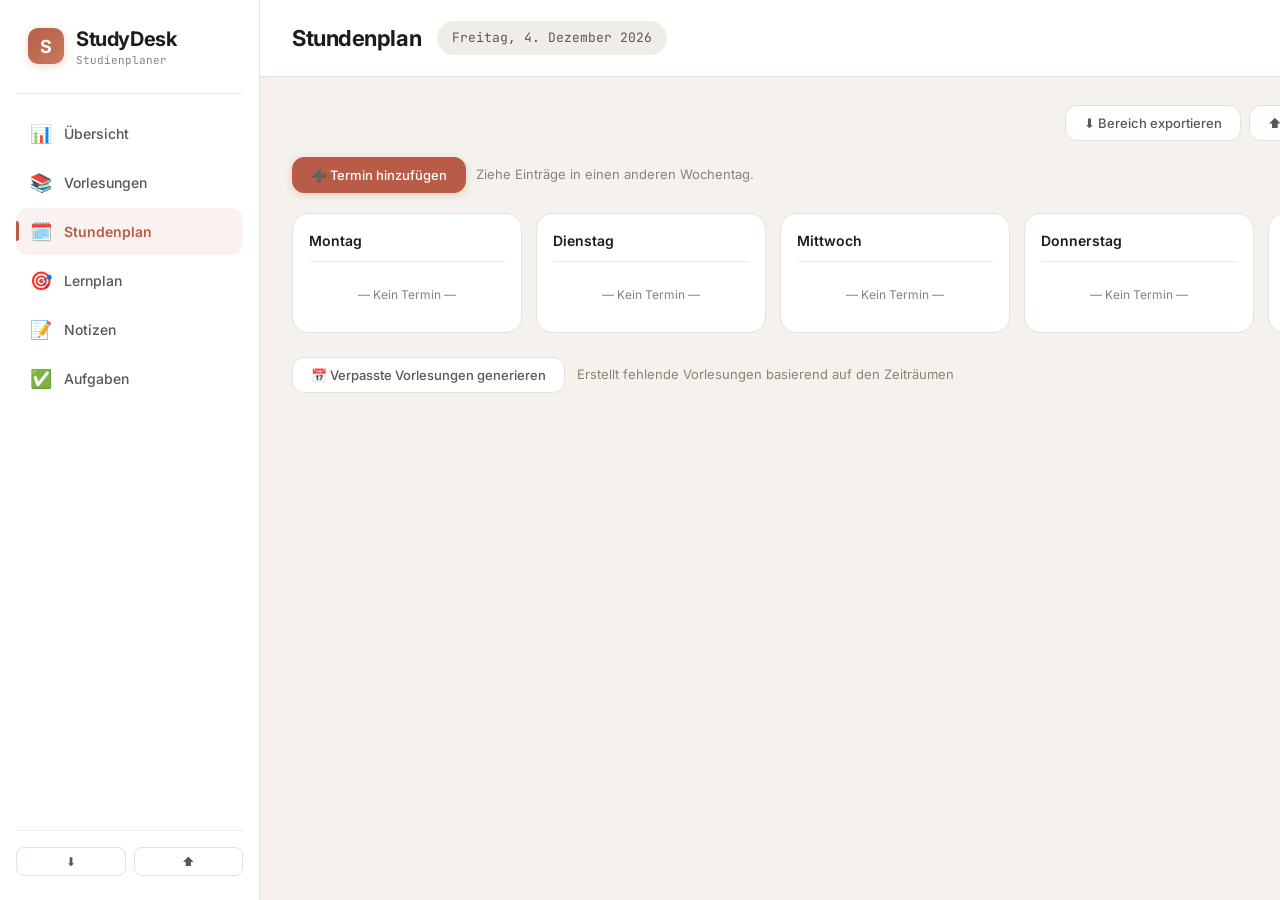
<file: schedule.html>
<!DOCTYPE html>
<html lang="de">
<head>
<meta charset="UTF-8">
<meta name="viewport" content="width=device-width, initial-scale=1.0">
<title>StudyDesk</title>
<link rel="stylesheet" href="styles.css">
<base target="_blank">
</head>
<body data-section="schedule">

<div class="app">
  <aside class="sidebar">
    <div class="sidebar-brand">
      <div class="brand-icon">S</div>
      <div><div class="brand-text">StudyDesk</div><div class="brand-sub">Studienplaner</div></div>
    </div>
    <nav class="nav-group">
      <a class="nav-item nav-link" data-section="dashboard" href="index.html" target="_self"><span class="nav-icon">📊</span>Übersicht</a>
      <a class="nav-item nav-link" data-section="lectures" href="lectures.html" target="_self"><span class="nav-icon">📚</span>Vorlesungen</a>
      <a class="nav-item nav-link active" data-section="schedule" href="schedule.html" target="_self"><span class="nav-icon">🗓️</span>Stundenplan</a>
      <a class="nav-item nav-link" data-section="lernplan" href="lernplan.html" target="_self"><span class="nav-icon">🎯</span>Lernplan</a>
      <a class="nav-item nav-link" data-section="notes" href="notes.html" target="_self"><span class="nav-icon">📝</span>Notizen</a>
      <a class="nav-item nav-link" data-section="todos" href="todos.html" target="_self"><span class="nav-icon">✅</span>Aufgaben</a>
    </nav>
    <div class="sidebar-footer">
      <button class="btn btn-icon small" onclick="exportData()" title="Exportieren">⬇</button>
      <button class="btn btn-icon small" onclick="openImportModal()" title="Importieren">⬆</button>
    </div>
  </aside>
  <div class="main">
    <header class="topbar">
      <div class="topbar-left">
        <h1 class="page-title" id="page-title">Stundenplan</h1>
        <span class="date-chip" id="date-display"></span>
      </div>
      <div class="topbar-actions">
        <button class="btn primary" id="topbar-action-btn" onclick="triggerTopAction()">+ Neu</button>
      </div>
    </header>
    <div class="content">
      <div class="section active" id="sec-schedule">
        <div class="toolbar">
          <button class="btn primary" onclick="openScheduleModal()">➕ Termin hinzufügen</button>
          <span class="text-muted" style="font-size:13px;">Ziehe Einträge in einen anderen Wochentag.</span>
        </div>
        <div id="schedule-container" class="schedule-grid"></div>
        <div class="mt-4 flex items-center gap-3">
          <button class="btn" onclick="generatePastLecturesFromSchedule()">📅 Verpasste Vorlesungen generieren</button>
          <span class="text-muted" style="font-size:13px;">Erstellt fehlende Vorlesungen basierend auf den Zeiträumen</span>
        </div>
      </div>

    </div>
  </div>
</div>
<div class="mobile-nav">
  <a class="nav-item nav-link" data-section="dashboard" href="index.html" target="_self">📊</a>
  <a class="nav-item nav-link" data-section="lectures" href="lectures.html" target="_self">📚</a>
  <a class="nav-item nav-link active" data-section="schedule" href="schedule.html" target="_self">🗓️</a>
  <a class="nav-item nav-link" data-section="lernplan" href="lernplan.html" target="_self">🎯</a>
  <a class="nav-item nav-link" data-section="notes" href="notes.html" target="_self">📝</a>
  <a class="nav-item nav-link" data-section="todos" href="todos.html" target="_self">✅</a>
</div>
<div class="modal-bg" id="lec-modal">
  <div class="modal">
    <h2 id="lec-modal-title">Vorlesung hinzufügen</h2>
    <label>Thema / Vorlesung</label>
    <input type="text" id="lec-m-subject" list="subject-datalist" autocomplete="off" placeholder="z. B. Biologie 1">
    <datalist id="subject-datalist"></datalist>
    <label>Datum</label>
    <input type="date" id="lec-m-date">
    <label>Link</label>
    <input type="text" id="lec-m-link" placeholder="https://…">
    <label>Notiz</label>
    <textarea id="lec-m-note" rows="2" placeholder="Interne Notiz…"></textarea>
    <label class="checkbox-label"><input type="checkbox" id="lec-m-prio"> ⭐ Als Priorität markieren</label>
    <label class="checkbox-label"><input type="checkbox" id="lec-m-cancelled"> 🚫 Als ausgefallen markieren</label>
    <div class="modal-actions"><button class="btn" onclick="closeLecModal()">Abbrechen</button><button class="btn primary" onclick="saveLec()">Speichern</button></div>
  </div>
</div>
<div class="modal-bg" id="detail-modal">
  <div class="modal">
    <h2 id="detail-title">📘 Details</h2>
    <div id="detail-content"></div>
    <div class="modal-actions" id="detail-modal-actions"><button class="btn" onclick="closeDetailModal()">Schließen</button></div>
  </div>
</div>
<div class="modal-bg" id="schedule-modal">
  <div class="modal">
    <h2>Stundenplan – Regelmäßiger Termin</h2>
    <label>Vorlesung / Thema</label>
    <input type="text" id="sched-subject" placeholder="z. B. Biologie 1">
    <label>Wochentag</label>
    <select id="sched-day"><option>Montag</option><option>Dienstag</option><option>Mittwoch</option><option>Donnerstag</option><option>Freitag</option><option>Samstag</option><option>Sonntag</option></select>
    <label>Zeitraum (Start – Ende)</label>
    <div class="flex items-center gap-2"><input type="date" id="sched-start"><span class="text-muted">bis</span><input type="date" id="sched-end"></div>
    <label>Uhrzeit (optional)</label>
    <input type="text" id="sched-time" placeholder="10:00 – 12:00">
    <div class="modal-actions"><button class="btn" onclick="closeScheduleModal()">Abbrechen</button><button class="btn primary" onclick="saveScheduleEntry()">Speichern</button></div>
  </div>
</div>
<div class="modal-bg" id="block-modal">
  <div class="modal">
    <h2 id="block-modal-title">Lernblock bearbeiten</h2>
    <label>Name</label><input id="block-name" maxlength="100" placeholder="z. B. Vorlesung nacharbeiten">
    <label>Beschreibung</label><textarea id="block-description" rows="3" placeholder="Was möchtest du in diesem Block erledigen?"></textarea>
    <div class="flex gap-2">
      <div style="flex:1"><label>Beginn</label><input type="time" id="block-start" min="06:00" max="23:30" step="1800"></div>
      <div style="flex:1"><label>Ende</label><input type="text" id="block-end" inputmode="numeric" placeholder="HH:MM (bis 24:00)"></div>
    </div>
    <label>Farbe</label><input type="color" id="block-color" class="lp-color-input" value="#f3d8cb">
    <label>Klasse (optional)</label><select id="block-class"><option value="">Keine Klasse</option></select>
    <div id="block-occurrence-actions" style="display:none;margin-top:14px;">
      <div class="text-muted" id="block-assignment" style="font-size:13px;margin-bottom:8px;"></div>
      <div class="flex gap-2">
        <button class="btn success" onclick="completeCurrentOccurrence()">✓ Lerneinheit erledigt</button>
        <button class="btn danger" onclick="missCurrentOccurrence()">↷ Nicht geschafft</button>
      </div>
    </div>
    <div class="modal-actions">
      <button class="btn danger" id="block-delete-btn" onclick="deleteCurrentBlock()">Löschen</button>
      <button class="btn" onclick="closeBlockModal()">Abbrechen</button>
      <button class="btn primary" onclick="saveBlock()">Speichern</button>
    </div>
  </div>
</div>
<div class="modal-bg" id="class-modal">
  <div class="modal" style="width:680px">
    <h2 id="class-modal-title">Klasse anlegen</h2>
    <label>Name der Klasse</label><input id="class-name" maxlength="100" placeholder="z. B. Biologie-Grundlagen">
    <label>Beschreibung</label><textarea id="class-description" rows="2" placeholder="Wiederkehrende Lernreihe beschreiben (optional)"></textarea>
    <label>Farbe</label><input type="color" id="class-color" class="lp-color-input" value="#f3d8cb">
    <label class="checkbox-label" style="margin-top:16px;"><input type="checkbox" id="class-loop"> Zyklus wiederholen, wenn alle Teilaufgaben durchlaufen sind</label>
    <div class="flex items-center justify-between" style="margin-top:20px;margin-bottom:8px;">
      <strong>Teilaufgaben</strong><button class="btn small" onclick="addClassTaskRow()">＋ Teilaufgabe</button>
    </div>
    <p class="text-muted" style="font-size:12px;margin-bottom:10px;">Die Reihenfolge in dieser Liste bestimmt, welche Teilaufgabe zuerst in deinen Lernblöcken erscheint.</p>
    <div id="class-task-editor"></div>
    <div class="modal-actions"><button class="btn danger" id="class-delete-btn" onclick="deleteCurrentClass()">Klasse löschen</button><button class="btn" onclick="closeClassModal()">Abbrechen</button><button class="btn primary" onclick="saveClass()">Speichern</button></div>
  </div>
</div>
<div class="modal-bg" id="import-modal">
  <div class="modal">
    <h2>⬆ Daten importieren</h2>
    <p class="text-muted" style="font-size:14px;margin-bottom:8px;">Achtung: Der Import überschreibt alle aktuellen Daten. Exportiere zuerst eine Sicherung.</p>
    <div class="import-drop" id="import-drop" onclick="document.getElementById('import-file-input').click()">
      <div style="font-size:32px;margin-bottom:8px;">📂</div>
      <div style="font-size:14px;">JSON-Datei hier ablegen oder klicken</div>
    </div>
    <input type="file" id="import-file-input" accept=".json" style="display:none" onchange="handleImportFile(this)">
    <div class="modal-actions"><button class="btn" onclick="closeImportModal()">Abbrechen</button></div>
  </div>
</div>
<div id="toast"></div>
<script src="app.js"></script>
</body>
</html>
</file>
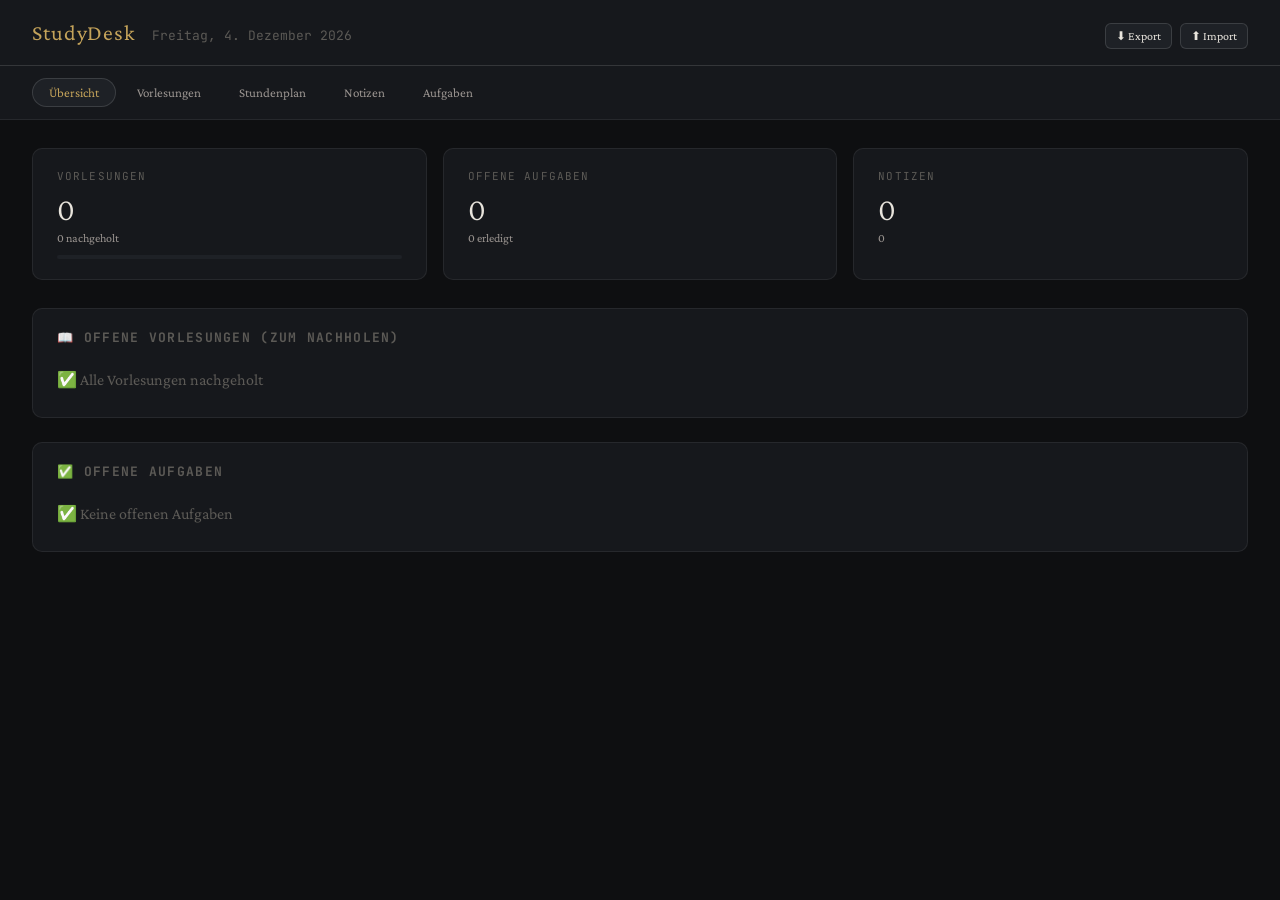
<file: Studydesk-V0.4.html>
<!DOCTYPE html>
<html lang="de">
<head>
<meta charset="UTF-8">
<meta name="viewport" content="width=device-width, initial-scale=1.0, user-scalable=yes">
<title>StudyDesk</title>
<style>
  @import url('https://fonts.googleapis.com/css2?family=Crimson+Pro:ital,wght@0,300;0,400;0,500;0,600;1,300;1,400&family=JetBrains+Mono:wght@400;500&display=swap');
  * { box-sizing: border-box; margin: 0; padding: 0; }
  body { font-family: 'Crimson Pro', 'Georgia', serif; background: #0e0f11; color: #e8e4dc; min-height: 100vh; display: flex; flex-direction: column; }
  :root {
    --bg: #0e0f11; --bg2: #16181c; --bg3: #1e2126; --border: rgba(255,255,255,0.07); --border2: rgba(255,255,255,0.13);
    --accent: #c4a35a; --accent2: #7fb3a8; --text: #e8e4dc; --text2: #9a9490; --text3: #5c5a56;
    --danger: #c46a5a; --success: #7fa86a; --cancelled: #8a6e4e;
  }
  header { padding: 20px 32px 16px; border-bottom: 0.5px solid var(--border2); display: flex; align-items: baseline; gap: 16px; background: var(--bg2); flex-wrap: wrap; justify-content: space-between; }
  .header-left { display: flex; align-items: baseline; gap: 16px; flex-wrap: wrap; }
  header h1 { font-size: 22px; font-weight: 400; letter-spacing: 0.04em; color: var(--accent); }
  header span { font-size: 13px; color: var(--text3); font-family: 'JetBrains Mono', monospace; }
  .header-actions { display: flex; gap: 8px; align-items: center; }
  .nav { display: flex; gap: 4px; padding: 12px 32px; background: var(--bg2); border-bottom: 0.5px solid var(--border); flex-wrap: wrap; }
  .nav-btn { padding: 6px 16px; border-radius: 20px; border: 0.5px solid transparent; background: transparent; color: var(--text2); font-size: 13px; cursor: pointer; font-family: inherit; transition: all 0.15s; }
  .nav-btn:hover { color: var(--text); background: var(--bg3); }
  .nav-btn.active { background: var(--bg3); border-color: var(--border2); color: var(--accent); }
  .main { flex: 1; padding: 28px 32px; overflow: auto; }
  .section { display: none; }
  .section.active { display: block; }
  .dash-grid { display: grid; grid-template-columns: repeat(3, 1fr); gap: 16px; margin-bottom: 28px; }
  .stat-card { background: var(--bg2); border: 0.5px solid var(--border); border-radius: 10px; padding: 20px 24px; }
  .stat-card .label { font-size: 11px; color: var(--text3); text-transform: uppercase; letter-spacing: 0.1em; margin-bottom: 8px; font-family: 'JetBrains Mono', monospace; }
  .stat-card .val { font-size: 32px; font-weight: 300; color: var(--text); }
  .stat-card .sub { font-size: 12px; color: var(--text2); margin-top: 4px; }
  .progress-bar-outer { background: var(--bg3); border-radius: 4px; height: 4px; margin-top: 10px; }
  .progress-bar-inner { height: 4px; border-radius: 4px; background: var(--accent); transition: width 0.4s; }
  .todo-quick { background: var(--bg2); border: 0.5px solid var(--border); border-radius: 10px; padding: 20px 24px; margin-bottom: 24px; }
  .todo-quick h3 { font-size: 13px; color: var(--text3); text-transform: uppercase; letter-spacing: 0.1em; margin-bottom: 16px; font-family: 'JetBrains Mono', monospace; }
  .todo-quick-item { display: flex; align-items: center; gap: 10px; padding: 10px 0; border-bottom: 0.5px solid var(--border); font-size: 14px; cursor: pointer; }
  .todo-quick-item:hover { background: rgba(255,255,255,0.03); border-radius: 6px; padding-left: 6px; }
  .dot { width: 6px; height: 6px; border-radius: 50%; background: var(--accent); flex-shrink: 0; }
  .dot.prio { background: var(--danger); }
  .lec-date-badge { font-size: 11px; color: var(--text2); font-family: 'JetBrains Mono', monospace; margin-left: auto; }
  .toolbar { display: flex; gap: 10px; margin-bottom: 20px; align-items: center; flex-wrap: wrap; }
  .toolbar input, .toolbar select { background: var(--bg2); border: 0.5px solid var(--border2); border-radius: 8px; padding: 8px 14px; color: var(--text); font-size: 13px; font-family: inherit; outline: none; }
  .btn { background: var(--bg3); border: 0.5px solid var(--border2); border-radius: 8px; padding: 8px 16px; color: var(--text); font-size: 13px; cursor: pointer; font-family: inherit; transition: all 0.15s; white-space: nowrap; }
  .btn:hover { border-color: var(--accent); color: var(--accent); }
  .btn.primary { background: var(--accent); color: #0e0f11; border-color: var(--accent); font-weight: 500; }
  .btn.primary:hover { opacity: 0.85; }
  .btn.small { padding: 5px 10px; font-size: 12px; border-radius: 6px; }
  .btn.danger { border-color: var(--danger); color: var(--danger); }
  .lecture-card { background: var(--bg2); border: 0.5px solid var(--border); border-radius: 10px; padding: 18px 22px; margin-bottom: 10px; transition: border-color 0.15s; }
  .lecture-card:hover { border-color: var(--border2); }
  .lecture-card.done { opacity: 0.55; }
  .lecture-card.cancelled { opacity: 0.4; background: var(--bg3); border-color: var(--cancelled); }
  .lec-check { width: 20px; height: 20px; border: 1.5px solid var(--border2); border-radius: 50%; cursor: pointer; display: inline-flex; align-items: center; justify-content: center; margin-right: 16px; flex-shrink: 0; }
  .lec-check.checked { background: var(--accent); border-color: var(--accent); }
  .lec-check.checked::after { content: '✓'; font-size: 11px; color: #0e0f11; font-weight: 600; }
  .lec-body { flex: 1; display: inline-block; vertical-align: top; width: calc(100% - 140px); }
  .lec-title { font-size: 15px; color: var(--text); margin-bottom: 3px; font-weight: 400; cursor: pointer; display: inline-block; }
  .lec-title:hover { text-decoration: underline; color: var(--accent2); }
  .lec-meta { font-size: 12px; color: var(--text2); font-family: 'JetBrains Mono', monospace; }
  .lec-tags { display: flex; gap: 6px; margin-top: 6px; flex-wrap: wrap; }
  .tag { padding: 2px 8px; border-radius: 12px; background: var(--bg3); border: 0.5px solid var(--border2); font-size: 11px; color: var(--text2); font-family: 'JetBrains Mono', monospace; }
  .tag.prio { border-color: rgba(196,106,90,0.4); color: var(--danger); background: rgba(196,106,90,0.08); }
  .tag.cancelled { border-color: rgba(138,110,78,0.4); color: var(--cancelled); background: rgba(138,110,78,0.1); }
  .tag.done-tag { border-color: rgba(127,168,106,0.4); color: var(--success); background: rgba(127,168,106,0.08); }
  .lec-actions { display: inline-flex; gap: 6px; float: right; }
  .filter-row { display: flex; gap: 8px; margin-bottom: 14px; flex-wrap: wrap; }
  .filter-btn { padding: 4px 12px; border-radius: 14px; border: 0.5px solid var(--border); background: transparent; color: var(--text2); font-size: 12px; cursor: pointer; font-family: 'JetBrains Mono', monospace; }
  .filter-btn.active { border-color: var(--accent); color: var(--accent); background: rgba(196,163,90,0.07); }
  .schedule-grid { display: flex; gap: 12px; overflow-x: auto; padding-bottom: 20px; }
  .schedule-day { min-width: 180px; background: var(--bg3); border: 0.5px solid var(--border); border-radius: 12px; padding: 12px; }
  .schedule-day h4 { font-size: 14px; color: var(--accent); margin-bottom: 12px; border-bottom: 0.5px solid var(--border); padding-bottom: 6px; }
  .schedule-item { background: var(--bg2); margin-bottom: 8px; padding: 8px 10px; border-radius: 8px; font-size: 12px; border-left: 3px solid var(--accent); cursor: pointer; }
  .schedule-item:hover { background: var(--bg); }
  .schedule-period { font-size: 10px; color: var(--text3); margin-top: 4px; }
  .modal-bg { position: fixed; inset: 0; background: rgba(0,0,0,0.85); display: flex; align-items: center; justify-content: center; z-index: 100; }
  .modal-bg.hidden { display: none; }
  .modal { background: var(--bg2); border: 0.5px solid var(--border2); border-radius: 16px; padding: 28px 32px; width: 560px; max-width: 95vw; max-height: 85vh; overflow-y: auto; }
  .modal h2 { font-size: 18px; font-weight: 400; margin-bottom: 20px; color: var(--accent); }
  .modal label { display: block; font-size: 11px; color: var(--text3); text-transform: uppercase; letter-spacing: 0.08em; margin-bottom: 4px; margin-top: 12px; font-family: 'JetBrains Mono', monospace; }
  .modal input, .modal select, .modal textarea { width: 100%; background: var(--bg3); border: 0.5px solid var(--border2); border-radius: 8px; padding: 8px 12px; color: var(--text); font-size: 14px; font-family: 'Crimson Pro', serif; }
  input[type="date"] { color-scheme: dark; font-family: 'JetBrains Mono', monospace; }
  .modal-actions { display: flex; gap: 10px; justify-content: flex-end; margin-top: 24px; }
  .empty-state { text-align: center; padding: 40px 20px; color: var(--text3); }
  .date-range { display: flex; gap: 10px; align-items: center; }
  .date-range input { flex: 1; }
  .notes-layout { display: grid; grid-template-columns: 260px 1fr; gap: 16px; min-height: 500px; }
  .notes-sidebar { background: var(--bg2); border: 0.5px solid var(--border); border-radius: 10px; overflow: hidden; }
  .notes-sidebar-header { padding: 14px 16px; border-bottom: 0.5px solid var(--border); font-size: 11px; text-transform: uppercase; color: var(--text3); font-family: 'JetBrains Mono', monospace; }
  .note-item { padding: 12px 16px; border-bottom: 0.5px solid var(--border); cursor: pointer; }
  .note-item:hover { background: var(--bg3); }
  .note-item.active { background: var(--bg3); border-left: 2px solid var(--accent); }
  .note-item-title { font-size: 13px; color: var(--text); margin-bottom: 3px; }
  .note-editor { background: var(--bg2); border: 0.5px solid var(--border); border-radius: 10px; }
  .note-title-input { background: transparent; border: none; color: var(--text); font-size: 18px; font-family: 'Crimson Pro', serif; padding: 20px 24px 8px; outline: none; width: 100%; }
  .note-textarea { background: transparent; border: none; color: var(--text); font-size: 15px; font-family: 'Crimson Pro', serif; padding: 16px 24px; outline: none; line-height: 1.8; resize: vertical; min-height: 300px; width: 100%; }
  .research-tags { padding: 8px 24px 16px; display: flex; gap: 6px; flex-wrap: wrap; border-top: 0.5px solid var(--border); }
  .research-tag { display: flex; align-items: center; gap: 4px; padding: 3px 10px; border-radius: 14px; background: rgba(127,179,168,0.1); border: 0.5px solid rgba(127,179,168,0.3); font-size: 11px; color: var(--accent2); }
  #toast { position: fixed; bottom: 24px; right: 24px; background: var(--bg3); border: 0.5px solid var(--border2); border-radius: 8px; padding: 10px 18px; z-index: 200; transition: all 0.25s; opacity: 0; transform: translateY(20px); }
  #toast.show { opacity: 1; transform: translateY(0); }
  .done-checkbox { margin-right: 8px; cursor: pointer; width: 18px; height: 18px; }
  .detail-row { margin-bottom: 12px; }
  .detail-label { color: var(--text3); font-family: 'JetBrains Mono', monospace; font-size: 11px; text-transform: uppercase; margin-bottom: 4px; }
  .import-drop { border: 1.5px dashed var(--border2); border-radius: 10px; padding: 24px; text-align: center; color: var(--text3); cursor: pointer; margin-top: 16px; transition: border-color 0.15s; }
  .import-drop:hover { border-color: var(--accent); color: var(--accent2); }
</style>
</head>
<body>
<header>
  <div class="header-left">
    <h1>StudyDesk</h1>
    <span id="date-display"></span>
  </div>
  <div class="header-actions">
    <button class="btn small" onclick="exportData()" title="Daten exportieren">⬇ Export</button>
    <button class="btn small" onclick="openImportModal()" title="Daten importieren">⬆ Import</button>
  </div>
</header>
<nav class="nav">
  <button class="nav-btn active" data-section="dashboard">Übersicht</button>
  <button class="nav-btn" data-section="lectures">Vorlesungen</button>
  <button class="nav-btn" data-section="schedule">Stundenplan</button>
  <button class="nav-btn" data-section="notes">Notizen</button>
  <button class="nav-btn" data-section="todos">Aufgaben</button>
</nav>
<div class="main">
  <div class="section active" id="sec-dashboard">
    <div class="dash-grid">
      <div class="stat-card"><div class="label">Vorlesungen</div><div class="val" id="dash-total">0</div><div class="sub" id="dash-done-text">0 nachgeholt</div><div class="progress-bar-outer"><div class="progress-bar-inner" id="dash-prog"></div></div></div>
      <div class="stat-card"><div class="label">Offene Aufgaben</div><div class="val" id="dash-tasks">0</div><div class="sub" id="dash-done-tasks">0 erledigt</div></div>
      <div class="stat-card"><div class="label">Notizen</div><div class="val" id="dash-notes">0</div><div class="sub" id="dash-research">0 Recherche-Tags</div></div>
    </div>
    <div class="todo-quick"><h3>📖 Offene Vorlesungen (zum Nachholen)</h3><div id="dash-next-list"></div></div>
    <div class="todo-quick"><h3>✅ Offene Aufgaben</h3><div id="dash-todos-list"></div></div>
  </div>
  <div class="section" id="sec-lectures">
    <div class="toolbar">
      <input type="text" id="lec-search" placeholder="Vorlesung suchen…" oninput="renderLectures()">
      <select id="lec-filter-subject" onchange="renderLectures()"><option value="">Alle Rechtsgebiete</option></select>
      <button class="btn primary" onclick="openLecModal()">+ Vorlesung</button>
    </div>
    <div class="filter-row">
      <button class="filter-btn active" data-lf="all" onclick="setLecFilter(this,'all')">Alle</button>
      <button class="filter-btn" data-lf="todo" onclick="setLecFilter(this,'todo')">Offen</button>
      <button class="filter-btn" data-lf="done" onclick="setLecFilter(this,'done')">Erledigt</button>
      <button class="filter-btn" data-lf="prio" onclick="setLecFilter(this,'prio')">Priorität</button>
      <button class="filter-btn" data-lf="cancelled" onclick="setLecFilter(this,'cancelled')">Ausgefallen</button>
    </div>
    <div id="lecture-list"></div>
  </div>
  <div class="section" id="sec-schedule">
    <div class="toolbar"><button class="btn primary" onclick="openScheduleModal()">➕ Termin zum Stundenplan hinzufügen</button><span style="font-size:12px; color:var(--text3);">Klicke auf Eintrag zum Löschen</span></div>
    <div id="schedule-container" class="schedule-grid"></div>
    <div style="margin-top:24px;"><button class="btn" onclick="generatePastLecturesFromSchedule()">📅 Verpasste Vorlesungen generieren (innerhalb Zeiträume)</button><span style="margin-left:12px; font-size:12px; color:var(--text2);">Erstellt fehlende Vorlesungen basierend auf den Zeiträumen</span></div>
  </div>
  <div class="section" id="sec-notes"><div style="display:flex; gap:10px; margin-bottom:16px;"><button class="btn primary" onclick="newNote()">+ Neue Notiz</button><input type="text" id="note-search" placeholder="Notizen durchsuchen…" oninput="filterNotes(this.value)" style="background:var(--bg2);border:0.5px solid var(--border2);border-radius:8px;padding:8px 14px;color:var(--text);flex:1;"></div><div class="notes-layout"><div class="notes-sidebar"><div class="notes-sidebar-header">Notizen</div><div id="notes-list" style="overflow-y:auto; flex:1;"></div></div><div class="note-editor" id="note-editor"><div class="note-editor-toolbar" style="padding:12px 20px; border-bottom:0.5px solid var(--border);"><span style="font-size:12px;color:var(--text3);">Notiz auswählen oder neu erstellen</span></div><div id="note-content-area" style="display:none; flex-direction:column;"><input class="note-title-input" id="note-title" placeholder="Titel der Notiz…" oninput="saveNoteDebounced()"><textarea class="note-textarea" id="note-body" placeholder="Notizen, Fragen, Gedanken…&#10;&#10;Nutze #Tag um Recherche-Themen zu markieren…" oninput="saveNoteDebounced(); extractTagsFromBody();"></textarea><div class="research-tags" id="research-tags-area"><span style="font-size:11px;color:var(--text3);">recherche:</span><div id="research-tags-list" style="display:flex; gap:6px; flex-wrap:wrap;"></div></div><div style="padding:10px 24px; border-top:0.5px solid var(--border); display:flex; gap:8px; justify-content:flex-end;"><button class="btn small danger" onclick="deleteCurrentNote()">Löschen</button><span style="font-size:11px;color:var(--text3);" id="note-saved-hint"></span></div></div></div></div></div>
  <div class="section" id="sec-todos"><div class="toolbar"><input type="text" id="todo-input" placeholder="Neue Aufgabe…" onkeydown="if(event.key==='Enter')addTodo()"><select id="todo-subject"></select><select id="todo-prio"><option value="normal">Normal</option><option value="high">Hoch</option></select><button class="btn primary" onclick="addTodo()">+ Aufgabe</button></div><div class="filter-row"><button class="filter-btn active" data-tf="all" onclick="setTodoFilter(this,'all')">Alle</button><button class="filter-btn" data-tf="open" onclick="setTodoFilter(this,'open')">Offen</button><button class="filter-btn" data-tf="done" onclick="setTodoFilter(this,'done')">Erledigt</button></div><div id="todo-list"></div></div>
</div>

<!-- Lecture Modal -->
<div class="modal-bg hidden" id="lec-modal"><div class="modal"><h2 id="lec-modal-title">Vorlesung hinzufügen/bearbeiten</h2><label>Rechtsgebiet / Fach</label><input type="text" id="lec-m-subject" list="subject-datalist" autocomplete="off"><datalist id="subject-datalist"></datalist><label>Datum</label><input type="date" id="lec-m-date"><label>Link</label><input type="text" id="lec-m-link"><label>Notiz</label><textarea id="lec-m-note" rows="2"></textarea><label style="display:flex;align-items:center;gap:8px;margin-top:12px;"><input type="checkbox" id="lec-m-prio"> Priorität</label><label style="display:flex;align-items:center;gap:8px;margin-top:8px;"><input type="checkbox" id="lec-m-cancelled"> Als ausgefallen markieren</label><div class="modal-actions"><button class="btn" onclick="closeLecModal()">Abbrechen</button><button class="btn primary" onclick="saveLec()">Speichern</button></div></div></div>

<!-- Detail Modal -->
<div class="modal-bg hidden" id="detail-modal"><div class="modal"><h2 id="detail-title">📘 Vorlesungsdetails</h2><div id="detail-content"></div><div class="modal-actions" id="detail-modal-actions"><button class="btn" onclick="closeDetailModal()">Schließen</button></div></div></div>

<!-- Schedule Modal -->
<div class="modal-bg hidden" id="schedule-modal"><div class="modal"><h2>Stundenplan – Regelmäßiger Termin</h2><label>Rechtsgebiet</label><input type="text" id="sched-subject" placeholder="z.B. BGB AT"><label>Wochentag</label><select id="sched-day"><option value="Montag">Montag</option><option value="Dienstag">Dienstag</option><option value="Mittwoch">Mittwoch</option><option value="Donnerstag">Donnerstag</option><option value="Freitag">Freitag</option><option value="Samstag">Samstag</option><option value="Sonntag">Sonntag</option></select><label>Zeitraum (Start - Ende)</label><div class="date-range"><input type="date" id="sched-start"><span style="color:var(--text3);">bis</span><input type="date" id="sched-end"></div><label>Uhrzeit (optional)</label><input type="text" id="sched-time" placeholder="10:00 - 12:00"><div class="modal-actions"><button class="btn" onclick="closeScheduleModal()">Abbrechen</button><button class="btn primary" onclick="saveScheduleEntry()">Speichern</button></div></div></div>

<!-- Import Modal -->
<div class="modal-bg hidden" id="import-modal">
  <div class="modal">
    <h2>⬆ Daten importieren</h2>
    <p style="color:var(--text2); font-size:14px; margin-bottom:8px;">Achtung: Der Import überschreibt alle aktuellen Daten. Exportiere zuerst eine Sicherung, falls nötig.</p>
    <div class="import-drop" id="import-drop" onclick="document.getElementById('import-file-input').click()">
      <div style="font-size:28px; margin-bottom:8px;">📂</div>
      <div style="font-size:14px;">JSON-Datei hier ablegen oder klicken zum Auswählen</div>
    </div>
    <input type="file" id="import-file-input" accept=".json" style="display:none" onchange="handleImportFile(this)">
    <div class="modal-actions"><button class="btn" onclick="closeImportModal()">Abbrechen</button></div>
  </div>
</div>

<div id="toast"></div>
<script>
let data = JSON.parse(localStorage.getItem('studydesk_pro') || '{"lectures":[],"schedule":[],"todos":[],"notes":[]}');
if (!data.schedule) data.schedule = [];
if (!data.notes) data.notes = [];
if (!data.todos) data.todos = [];
if (!data.lectures) data.lectures = [];

let currentNote = null, lecEditId = null, lecFilter = 'all', todoFilter = 'all', noteFilter = '', saveTimer = null;
let currentDetailId = null, currentDetailType = null;

function saveToLocal() { localStorage.setItem('studydesk_pro', JSON.stringify(data)); updateDash(); }
function toast(msg) { const t = document.getElementById('toast'); t.textContent = msg; t.classList.add('show'); setTimeout(() => t.classList.remove('show'), 2000); }
function escapeHtml(str) { if(!str) return ''; return str.replace(/[&<>'"]/g, m => ({ '&':'&amp;', '<':'&lt;', '>':'&gt;', "'":"&#39;", '"':'&quot;' }[m])); }

// ── Export / Import ──────────────────────────────────────────────
function exportData() {
  const blob = new Blob([JSON.stringify(data, null, 2)], { type: 'application/json' });
  const url = URL.createObjectURL(blob);
  const a = document.createElement('a');
  const now = new Date();
  const stamp = now.toISOString().slice(0,10);
  a.href = url; a.download = `studydesk_${stamp}.json`;
  a.click(); URL.revokeObjectURL(url);
  toast('Export erfolgreich ✓');
}
function openImportModal() { document.getElementById('import-modal').classList.remove('hidden'); }
function closeImportModal() { document.getElementById('import-modal').classList.add('hidden'); document.getElementById('import-file-input').value = ''; }
function handleImportFile(input) {
  const file = input.files[0]; if(!file) return;
  const reader = new FileReader();
  reader.onload = e => {
    try {
      const parsed = JSON.parse(e.target.result);
      if(typeof parsed !== 'object' || Array.isArray(parsed)) throw new Error('Ungültiges Format');
      if(!confirm('Alle aktuellen Daten werden überschrieben. Fortfahren?')) return;
      data = { lectures: parsed.lectures || [], schedule: parsed.schedule || [], todos: parsed.todos || [], notes: parsed.notes || [] };
      saveToLocal(); renderLectures(); renderSchedule(); renderTodos(); renderNotesList(); updateDash();
      closeImportModal(); toast('Import erfolgreich ✓');
    } catch(err) { toast('Fehler: Ungültige JSON-Datei'); }
  };
  reader.readAsText(file);
}
// Drag & drop import
document.addEventListener('DOMContentLoaded', () => {
  const drop = document.getElementById('import-drop');
  drop.addEventListener('dragover', e => { e.preventDefault(); drop.style.borderColor = 'var(--accent)'; });
  drop.addEventListener('dragleave', () => { drop.style.borderColor = ''; });
  drop.addEventListener('drop', e => {
    e.preventDefault(); drop.style.borderColor = '';
    const file = e.dataTransfer.files[0]; if(!file) return;
    const fakeInput = { files: [file] }; handleImportFile(fakeInput);
  });
});

// ── Nummerierung ─────────────────────────────────────────────────
// Renumbering: only non-cancelled lectures count, sorted by date
function renumberSubjectLectures(subject) {
  const relevant = data.lectures
    .filter(l => l.subject === subject && !l.cancelled)
    .sort((a,b) => (a.date || '').localeCompare(b.date || ''));
  relevant.forEach((lec, idx) => {
    const newNum = idx + 1;
    const datePart = lec.date ? ` (${lec.date})` : '';
    lec.title = `${lec.subject} - ${newNum}${datePart}`;
  });
  // Update title for cancelled ones too (keep their label consistent)
  data.lectures
    .filter(l => l.subject === subject && l.cancelled)
    .forEach(lec => {
      const datePart = lec.date ? ` (${lec.date})` : '';
      lec.title = `${lec.subject} - ausgefallen${datePart}`;
    });
}

function updateSubjectDatalist() {
  const subjects = [...new Set(data.lectures.map(l => l.subject).filter(Boolean))];
  const datalist = document.getElementById('subject-datalist');
  if (datalist) datalist.innerHTML = subjects.map(s => `<option value="${escapeHtml(s)}">`).join('');
}

// ── Navigation ───────────────────────────────────────────────────
document.querySelectorAll('.nav-btn').forEach(btn => {
  btn.addEventListener('click', function() {
    const section = this.getAttribute('data-section');
    document.querySelectorAll('.section').forEach(s => s.classList.remove('active'));
    document.querySelectorAll('.nav-btn').forEach(b => b.classList.remove('active'));
    document.getElementById('sec-' + section).classList.add('active');
    this.classList.add('active');
    if(section === 'lectures') renderLectures();
    if(section === 'schedule') renderSchedule();
    if(section === 'notes') renderNotesList();
    if(section === 'todos') { renderTodos(); populateTodoSubject(); }
    if(section === 'dashboard') updateDash();
  });
});
function updateDate() { document.getElementById('date-display').textContent = new Date().toLocaleDateString('de-DE', {weekday:'long', day:'numeric', month:'long', year:'numeric'}); }
updateDate();

// ── Dashboard ────────────────────────────────────────────────────
function updateDash() {
  const visibleLec = data.lectures.filter(l => !l.cancelled);
  const done = visibleLec.filter(l => l.done).length;
  document.getElementById('dash-total').innerText = visibleLec.length;
  document.getElementById('dash-done-text').innerHTML = done + ' nachgeholt';
  const pct = visibleLec.length ? (done/visibleLec.length)*100 : 0;
  document.getElementById('dash-prog').style.width = pct+'%';
  const openTodos = data.todos.filter(t => !t.done).length;
  const doneTodos = data.todos.filter(t => t.done).length;
  document.getElementById('dash-tasks').innerText = openTodos;
  document.getElementById('dash-done-tasks').innerHTML = doneTodos + ' erledigt';
  document.getElementById('dash-notes').innerText = data.notes.length;
  document.getElementById('dash-research').innerText = data.notes.flatMap(n => n.tags || []).length;

  
  const pendingLec = visibleLec
    .filter(l => !l.done)
    .sort((a, b) => (a.date || '').localeCompare(b.date || ''))
    .slice(0, 15);
  document.getElementById('dash-next-list').innerHTML = pendingLec.length
    ? pendingLec.map(l => `<div class="todo-quick-item" onclick="showLectureDetail('${l.id}')"><div class="dot ${l.prio ? 'prio' : ''}"></div><span style="flex:1;">${escapeHtml(l.title)}</span><span class="lec-date-badge">${l.date || 'kein Datum'}</span></div>`).join('')
    : '<div style="color:var(--text3); padding:8px 0;">✅ Alle Vorlesungen nachgeholt</div>';

  const allOpenTodos = data.todos.filter(t => !t.done).slice(0,6);
  document.getElementById('dash-todos-list').innerHTML = allOpenTodos.length
    ? allOpenTodos.map(t => `<div class="todo-quick-item" onclick="showTodoDetail('${t.id}')"><div class="dot ${t.prio === 'high' ? 'prio' : ''}"></div><span style="flex:1;">${escapeHtml(t.text)}</span><span class="lec-date-badge">${t.subject || 'kein Fach'}</span></div>`).join('')
    : '<div style="color:var(--text3); padding:8px 0;">✅ Keine offenen Aufgaben</div>';
}

// ── Lectures ─────────────────────────────────────────────────────
function renderLectures() {
  let list = data.lectures.filter(l => !l.cancelled);
  const search = document.getElementById('lec-search')?.value.toLowerCase() || '';
  const subjectF = document.getElementById('lec-filter-subject')?.value || '';
  if(search) list = list.filter(l => l.title.toLowerCase().includes(search) || (l.subject||'').toLowerCase().includes(search));
  if(subjectF) list = list.filter(l => l.subject === subjectF);
  if(lecFilter === 'todo') list = list.filter(l => !l.done);
  if(lecFilter === 'done') list = list.filter(l => l.done);
  if(lecFilter === 'prio') list = list.filter(l => l.prio);
  if(lecFilter === 'cancelled') { list = data.lectures.filter(l => l.cancelled); }
  const container = document.getElementById('lecture-list');
  if(!list.length) { container.innerHTML = '<div class="empty-state">📭 Keine Vorlesungen</div>'; return; }
  container.innerHTML = list.map(l => `<div class="lecture-card ${l.done ? 'done' : ''} ${l.cancelled ? 'cancelled' : ''}"><div style="display:flex; align-items:flex-start;"><div class="lec-check ${l.done ? 'checked' : ''}" onclick="event.stopPropagation(); toggleLec('${l.id}')"></div><div class="lec-body"><div class="lec-title" onclick="showLectureDetail('${l.id}')">${escapeHtml(l.title)}</div><div class="lec-meta">${escapeHtml(l.subject || '')} ${l.date ? '· ' + l.date : ''}</div><div class="lec-tags">${!l.done && !l.cancelled ? '<span class="tag">nachholen</span>' : ''}${l.prio ? '<span class="tag prio">priorität</span>' : ''}${l.cancelled ? '<span class="tag cancelled">ausgefallen</span>' : ''}${l.done && !l.cancelled ? '<span class="tag done-tag">erledigt</span>' : ''}</div></div><div class="lec-actions"><button class="btn small" onclick="event.stopPropagation(); openLecModal('${l.id}')">✎</button><button class="btn small danger" onclick="event.stopPropagation(); deleteLec('${l.id}')">✕</button></div></div></div>`).join('');
  const subjects = [...new Set(data.lectures.map(l=>l.subject).filter(Boolean))];
  const sel = document.getElementById('lec-filter-subject'); if(sel) sel.innerHTML = '<option value="">Alle Rechtsgebiete</option>' + subjects.map(s=>`<option value="${escapeHtml(s)}">${escapeHtml(s)}</option>`).join('');
  updateSubjectDatalist();
}

function openLecModal(id) {
  lecEditId = id || null;
  const modal = document.getElementById('lec-modal');
  modal.classList.remove('hidden');
  if(id) {
    const l = data.lectures.find(x=>x.id===id);
    document.getElementById('lec-modal-title').innerText = 'Vorlesung bearbeiten';
    document.getElementById('lec-m-subject').value = l.subject || '';
    document.getElementById('lec-m-date').value = l.date || '';
    document.getElementById('lec-m-link').value = l.link||'';
    document.getElementById('lec-m-note').value = l.note||'';
    document.getElementById('lec-m-prio').checked = !!l.prio;
    document.getElementById('lec-m-cancelled').checked = !!l.cancelled;
  } else {
    document.getElementById('lec-modal-title').innerText = 'Neue Vorlesung';
    document.getElementById('lec-m-subject').value = '';
    document.getElementById('lec-m-date').value = '';
    document.getElementById('lec-m-link').value = '';
    document.getElementById('lec-m-note').value = '';
    document.getElementById('lec-m-prio').checked = false;
    document.getElementById('lec-m-cancelled').checked = false;
  }
  updateSubjectDatalist();
}
function closeLecModal() { document.getElementById('lec-modal').classList.add('hidden'); lecEditId=null; }

function saveLec() {
  const subject = document.getElementById('lec-m-subject').value.trim();
  if(!subject) { toast('Bitte ein Rechtsgebiet/Fach eingeben.'); return; }
  const dateRaw = document.getElementById('lec-m-date').value;
  const cancelled = document.getElementById('lec-m-cancelled').checked;
  if(lecEditId) {
    const l = data.lectures.find(x=>x.id===lecEditId);
    if(l) {
      const oldSubject = l.subject;
      l.subject = subject; l.date = dateRaw;
      l.link = document.getElementById('lec-m-link').value.trim();
      l.note = document.getElementById('lec-m-note').value.trim();
      l.prio = document.getElementById('lec-m-prio').checked;
      
      l.cancelled = cancelled;
      renumberSubjectLectures(subject);
      if (oldSubject !== subject && oldSubject) renumberSubjectLectures(oldSubject);
      toast('Gespeichert');
    }
  } else {
    if (cancelled) {
      const datePart = dateRaw ? ` (${dateRaw})` : '';
      data.lectures.push({ id: Date.now().toString(), title: `${subject} - ausgefallen${datePart}`, subject, date: dateRaw, link: document.getElementById('lec-m-link').value.trim(), note: document.getElementById('lec-m-note').value.trim(), prio: document.getElementById('lec-m-prio').checked, done: false, cancelled: true });
    } else {
      data.lectures.push({ id: Date.now().toString(), title: '', subject, date: dateRaw, link: document.getElementById('lec-m-link').value.trim(), note: document.getElementById('lec-m-note').value.trim(), prio: document.getElementById('lec-m-prio').checked, done: false, cancelled: false });
      renumberSubjectLectures(subject);
    }
    toast('Vorlesung hinzugefügt');
  }
  saveToLocal(); closeLecModal(); renderLectures();
}

function toggleLec(id) {
  const l = data.lectures.find(x=>x.id===id);
  if(l && !l.cancelled) { l.done = !l.done; saveToLocal(); renderLectures(); updateDash(); toast(l.done ? 'Nachgeholt ✓' : 'Wieder offen'); }
  else if(l?.cancelled) { toast('Ausgefallene Vorlesungen können nicht nachgeholt werden'); }
}
function deleteLec(id) {
  if(confirm('Vorlesung löschen? (Wirkt sich auf Nummerierung aus)')) {
    const lec = data.lectures.find(x=>x.id===id);
    const subject = lec?.subject;
    data.lectures = data.lectures.filter(x=>x.id!==id);
    if(subject) renumberSubjectLectures(subject);
    saveToLocal(); renderLectures(); toast('Gelöscht');
  }
}
function setLecFilter(btn,val) { lecFilter=val; document.querySelectorAll('.filter-btn[data-lf]').forEach(b=>b.classList.remove('active')); btn.classList.add('active'); renderLectures(); }

// ── Detail Modal ─────────────────────────────────────────────────

function showLectureDetail(id) {
  const lec = data.lectures.find(l=>l.id===id);
  if(!lec) return;
  currentDetailId = id;
  currentDetailType = 'lecture';
  document.getElementById('detail-title').innerText = '📘 Vorlesungsdetails';
  document.getElementById('detail-content').innerHTML = `
    <div class="detail-row"><div class="detail-label">Titel</div><div style="font-size:16px; color:var(--accent);">${escapeHtml(lec.title)}</div></div>
    <div class="detail-row"><div class="detail-label">Rechtsgebiet</div><div>${escapeHtml(lec.subject) || '—'}</div></div>
    <div class="detail-row"><div class="detail-label">Datum</div><div>${lec.date || 'Kein Datum'}</div></div>
    <div class="detail-row"><div class="detail-label">Priorität</div><div>${lec.prio ? '⭐ Hoch' : 'Normal'}</div></div>
    <div class="detail-row"><div class="detail-label">Status</div><div>${lec.cancelled ? '🚫 Ausgefallen' : (lec.done ? '✅ Erledigt / Nachgeholt' : '⏳ Offen / Nicht nachgeholt')}</div></div>
    <div class="detail-row"><div class="detail-label">Erledigt?</div><label style="display:flex; align-items:center; gap:8px; cursor:pointer;"><input type="checkbox" id="detail-done-checkbox" ${lec.done && !lec.cancelled ? 'checked' : ''} ${lec.cancelled ? 'disabled' : ''} onchange="toggleDoneFromDetail('${lec.id}')"> ${lec.cancelled ? '(Ausgefallen)' : 'Als nachgeholt markieren'}</label></div>
    ${lec.link ? `<div class="detail-row"><div class="detail-label">Link</div><div><a href="${lec.link}" target="_blank" style="color:var(--accent2);">Öffnen</a></div></div>` : ''}
    ${lec.note ? `<div class="detail-row"><div class="detail-label">Notiz</div><div style="background:var(--bg3); padding:10px; border-radius:8px;">${escapeHtml(lec.note)}</div></div>` : ''}
  `;
  // Show edit button for lectures
  document.getElementById('detail-modal-actions').innerHTML = `
    <button class="btn" onclick="closeDetailModal()">Schließen</button>
    <button class="btn primary" onclick="editFromDetail()">✎ Bearbeiten</button>
  `;
  document.getElementById('detail-modal').classList.remove('hidden');
}

function toggleDoneFromDetail(id) {
  const lec = data.lectures.find(l=>l.id===id);
  if(lec && !lec.cancelled) {
    lec.done = !lec.done; saveToLocal(); renderLectures();
    showLectureDetail(id); toast(lec.done ? 'Als nachgeholt markiert ✓' : 'Als offen markiert');
  }
}

function showTodoDetail(id) {
  const todo = data.todos.find(t=>t.id===id);
  if(!todo) return;
  currentDetailId = id;
  currentDetailType = 'todo';
  document.getElementById('detail-title').innerText = '✅ Aufgabendetails';
  document.getElementById('detail-content').innerHTML = `
    <div class="detail-row"><div class="detail-label">Aufgabe</div><div style="font-size:16px; color:var(--accent);">${escapeHtml(todo.text)}</div></div>
    <div class="detail-row"><div class="detail-label">Fach</div><div>${escapeHtml(todo.subject) || '—'}</div></div>
    <div class="detail-row"><div class="detail-label">Priorität</div><div>${todo.prio === 'high' ? '⭐ Hoch' : 'Normal'}</div></div>
    <div class="detail-row"><div class="detail-label">Status</div><div>${todo.done ? '✅ Erledigt' : '⏳ Offen'}</div></div>
    <div class="detail-row"><div class="detail-label">Erledigt?</div><label style="display:flex; align-items:center; gap:8px; cursor:pointer;"><input type="checkbox" ${todo.done ? 'checked' : ''} onchange="toggleTodoDoneFromDetail('${todo.id}')"> Als erledigt markieren</label></div>
    <div class="detail-row"><div class="detail-label">Erstellt am</div><div>${todo.date || ''}</div></div>
  `;
  // Todos have no edit modal, so only close button
  document.getElementById('detail-modal-actions').innerHTML = `
    <button class="btn" onclick="closeDetailModal()">Schließen</button>
  `;
  document.getElementById('detail-modal').classList.remove('hidden');
}

function toggleTodoDoneFromDetail(id) {
  const todo = data.todos.find(t=>t.id===id);
  if(todo) { todo.done = !todo.done; saveToLocal(); renderTodos(); showTodoDetail(id); toast(todo.done ? 'Aufgabe erledigt ✓' : 'Aufgabe wieder offen'); }
}

function closeDetailModal() { document.getElementById('detail-modal').classList.add('hidden'); currentDetailId = null; currentDetailType = null; }


function editFromDetail() {
  const id = currentDetailId;
  closeDetailModal();
  if(id) openLecModal(id);
}

// ── Schedule ─────────────────────────────────────────────────────
function renderSchedule() {
  const days = ['Montag','Dienstag','Mittwoch','Donnerstag','Freitag','Samstag','Sonntag'];
  const container = document.getElementById('schedule-container');
  container.innerHTML = days.map(day => {
    const items = data.schedule.filter(e => e.day === day);
    return `<div class="schedule-day"><h4>${day}</h4>${items.map(item => `<div class="schedule-item" onclick="deleteScheduleEntry('${item.id}')"><strong>${escapeHtml(item.subject)}</strong><div class="schedule-period">${item.startDate || '?'} – ${item.endDate || '?'}</div><span style="font-size:10px;">${escapeHtml(item.time||'')}</span></div>`).join('') || '<div style="color:var(--text3); padding:8px;">—</div>'}</div>`;
  }).join('');
}
function openScheduleModal() { document.getElementById('schedule-modal').classList.remove('hidden'); document.getElementById('sched-start').value = ''; document.getElementById('sched-end').value = ''; }
function closeScheduleModal() { document.getElementById('schedule-modal').classList.add('hidden'); }
function saveScheduleEntry() {
  const subject = document.getElementById('sched-subject').value.trim();
  if(!subject) { toast('Rechtsgebiet erforderlich'); return; }
  const startDate = document.getElementById('sched-start').value;
  const endDate = document.getElementById('sched-end').value;
  if(!startDate || !endDate) { toast('Bitte Start- und Enddatum des Zeitraums angeben'); return; }
  data.schedule.push({ id: Date.now().toString(), day: document.getElementById('sched-day').value, subject, time: document.getElementById('sched-time').value.trim(), startDate, endDate });
  saveToLocal(); renderSchedule(); closeScheduleModal(); toast('Termin hinzugefügt');
}
function deleteScheduleEntry(id) { if(confirm('Termin löschen?')) { data.schedule = data.schedule.filter(e => e.id !== id); saveToLocal(); renderSchedule(); toast('Entfernt'); } }

function generatePastLecturesFromSchedule() {
  const today = new Date(); today.setHours(0,0,0,0);
  const weekdays = ['Sonntag','Montag','Dienstag','Mittwoch','Donnerstag','Freitag','Samstag'];
  let created = 0;
  for (const entry of data.schedule) {
    if (!entry.startDate || !entry.endDate) continue;
    const [sy,sm,sd] = entry.startDate.split('-').map(Number);
    const [ey,em,ed] = entry.endDate.split('-').map(Number);
    const start = new Date(sy, sm-1, sd);
    const end = new Date(ey, em-1, ed);
    let current = new Date(start);
    while (current <= end && current <= today) {
      const dayName = weekdays[current.getDay()];
      if (dayName === entry.day) {
        const y = current.getFullYear();
        const m = String(current.getMonth()+1).padStart(2,'0');
        const d = String(current.getDate()).padStart(2,'0');
        const dateStr = `${y}-${m}-${d}`;
        
        const alreadyExists = data.lectures.some(l => l.subject === entry.subject && l.date === dateStr);
        if (!alreadyExists) {
          data.lectures.push({ id: Date.now().toString() + Math.random(), title: '', subject: entry.subject, date: dateStr, link: '', note: `Generiert aus Stundenplan (${entry.day}, Zeitraum: ${entry.startDate} bis ${entry.endDate})`, prio: false, done: false, cancelled: false });
          created++;
          renumberSubjectLectures(entry.subject);
        }
      }
      current.setDate(current.getDate() + 1);
    }
  }
  saveToLocal(); renderLectures(); updateDash();
  toast(`${created} neue Vorlesungen generiert.`);
}

// ── Notes ─────────────────────────────────────────────────────────
function renderNotesList() { let notes = data.notes; if(noteFilter) notes = notes.filter(n => (n.title||'').toLowerCase().includes(noteFilter)); const container = document.getElementById('notes-list'); if(!notes.length) { container.innerHTML = '<div style="padding:20px;color:var(--text3);">Keine Notizen</div>'; return; } container.innerHTML = notes.map(n => `<div class="note-item ${currentNote && currentNote.id===n.id ? 'active' : ''}" onclick="openNote('${n.id}')"><div class="note-item-title">${escapeHtml(n.title || 'Ohne Titel')}</div></div>`).join(''); }
function filterNotes(val) { noteFilter = val.toLowerCase(); renderNotesList(); }
function newNote() { const n = { id: Date.now().toString(), title: '', body: '', tags: [], date: new Date().toLocaleDateString('de-DE') }; data.notes.unshift(n); saveToLocal(); openNote(n.id); renderNotesList(); }
function openNote(id) { currentNote = data.notes.find(n => n.id === id); if(!currentNote) return; document.getElementById('note-content-area').style.display = 'flex'; document.querySelector('.note-editor-toolbar').innerHTML = `<span style="font-size:12px;color:var(--text3);">${currentNote.date || ''}</span>`; document.getElementById('note-title').value = currentNote.title || ''; document.getElementById('note-body').value = currentNote.body || ''; renderResearchTags(); renderNotesList(); }
function saveNoteDebounced() { if(!currentNote) return; currentNote.title = document.getElementById('note-title').value; currentNote.body = document.getElementById('note-body').value; clearTimeout(saveTimer); saveTimer = setTimeout(() => { saveToLocal(); document.getElementById('note-saved-hint').textContent = 'gespeichert ✓'; setTimeout(() => { if(document.getElementById('note-saved-hint')) document.getElementById('note-saved-hint').textContent = ''; }, 1500); }, 600); }
function extractTagsFromBody() { if(!currentNote) return; const body = document.getElementById('note-body').value; const found = [...body.matchAll(/#(\w+)/g)].map(m => m[1]); currentNote.tags = [...new Set(found)]; renderResearchTags(); }
function renderResearchTags() { const area = document.getElementById('research-tags-list'); if(!area) return; const tags = currentNote ? (currentNote.tags || []) : []; area.innerHTML = tags.map((t,i) => `<div class="research-tag">${escapeHtml(t)}<button onclick="removeTag(${i})" style="background:none; border:none; color:var(--accent2); cursor:pointer;">×</button></div>`).join(''); }
function removeTag(i) { if(currentNote) { currentNote.tags.splice(i,1); saveToLocal(); renderResearchTags(); } }
function deleteCurrentNote() { if(currentNote && confirm('Notiz löschen?')) { data.notes = data.notes.filter(n => n.id !== currentNote.id); currentNote = null; document.getElementById('note-content-area').style.display = 'none'; document.querySelector('.note-editor-toolbar').innerHTML = '<span style="font-size:12px;color:var(--text3);">Notiz auswählen oder neu erstellen</span>'; saveToLocal(); renderNotesList(); toast('Gelöscht'); } }

// ── Todos ─────────────────────────────────────────────────────────
function populateTodoSubject() { const subjects = [...new Set(data.lectures.map(l=>l.subject).filter(Boolean))]; const sel = document.getElementById('todo-subject'); if(sel) sel.innerHTML = '<option value="">Kein Fach</option>' + subjects.map(s=>`<option value="${escapeHtml(s)}">${escapeHtml(s)}</option>`).join(''); }
function addTodo() { const val = document.getElementById('todo-input').value.trim(); if(!val) return; data.todos.push({ id: Date.now().toString(), text: val, subject: document.getElementById('todo-subject').value, prio: document.getElementById('todo-prio').value, done: false, date: new Date().toLocaleDateString() }); document.getElementById('todo-input').value = ''; saveToLocal(); renderTodos(); toast('Aufgabe hinzugefügt'); }
function renderTodos() { let todos = [...data.todos]; if(todoFilter === 'open') todos = todos.filter(t=>!t.done); if(todoFilter === 'done') todos = todos.filter(t=>t.done); todos.sort((a,b) => { if(a.done!==b.done) return a.done?1:-1; if(a.prio!==b.prio) return a.prio==='high'?-1:1; return 0; }); const container = document.getElementById('todo-list'); if(!todos.length) { container.innerHTML = '<div class="empty-state">✅ Keine Aufgaben</div>'; return; } container.innerHTML = todos.map(t => `<div class="lecture-card ${t.done ? 'done' : ''}" onclick="showTodoDetail('${t.id}')"><div style="display:flex; align-items:center;"><div class="lec-check ${t.done ? 'checked' : ''}" onclick="event.stopPropagation(); toggleTodo('${t.id}')"></div><div class="lec-body"><div class="lec-title">${escapeHtml(t.text)}</div><div class="lec-meta">${t.subject ? escapeHtml(t.subject)+' · ' : ''}${t.date||''}</div>${t.prio==='high'?'<div class="lec-tags"><span class="tag prio">hohe Priorität</span></div>':''}${t.done?'<div class="lec-tags"><span class="tag done-tag">erledigt</span></div>':''}</div><div class="lec-actions"><button class="btn small danger" onclick="event.stopPropagation(); deleteTodo(\''+t.id+'\')">✕</button></div></div></div>`).join(''); }
function toggleTodo(id) { const t = data.todos.find(x=>x.id===id); if(t) { t.done = !t.done; saveToLocal(); renderTodos(); updateDash(); } }
function deleteTodo(id) { data.todos = data.todos.filter(x=>x.id!==id); saveToLocal(); renderTodos(); toast('Gelöscht'); }
function setTodoFilter(btn,val) { todoFilter=val; document.querySelectorAll('.filter-btn[data-tf]').forEach(b=>b.classList.remove('active')); btn.classList.add('active'); renderTodos(); }

// ── Modal close on backdrop click ────────────────────────────────
document.getElementById('lec-modal').addEventListener('click', e => { if(e.target === document.getElementById('lec-modal')) closeLecModal(); });
document.getElementById('detail-modal').addEventListener('click', e => { if(e.target === document.getElementById('detail-modal')) closeDetailModal(); });
document.getElementById('schedule-modal').addEventListener('click', e => { if(e.target === document.getElementById('schedule-modal')) closeScheduleModal(); });
document.getElementById('import-modal').addEventListener('click', e => { if(e.target === document.getElementById('import-modal')) closeImportModal(); });

// ── Init ──────────────────────────────────────────────────────────
renderLectures(); renderSchedule(); renderTodos(); updateDash();
</script>
</body>
</html>
</file>
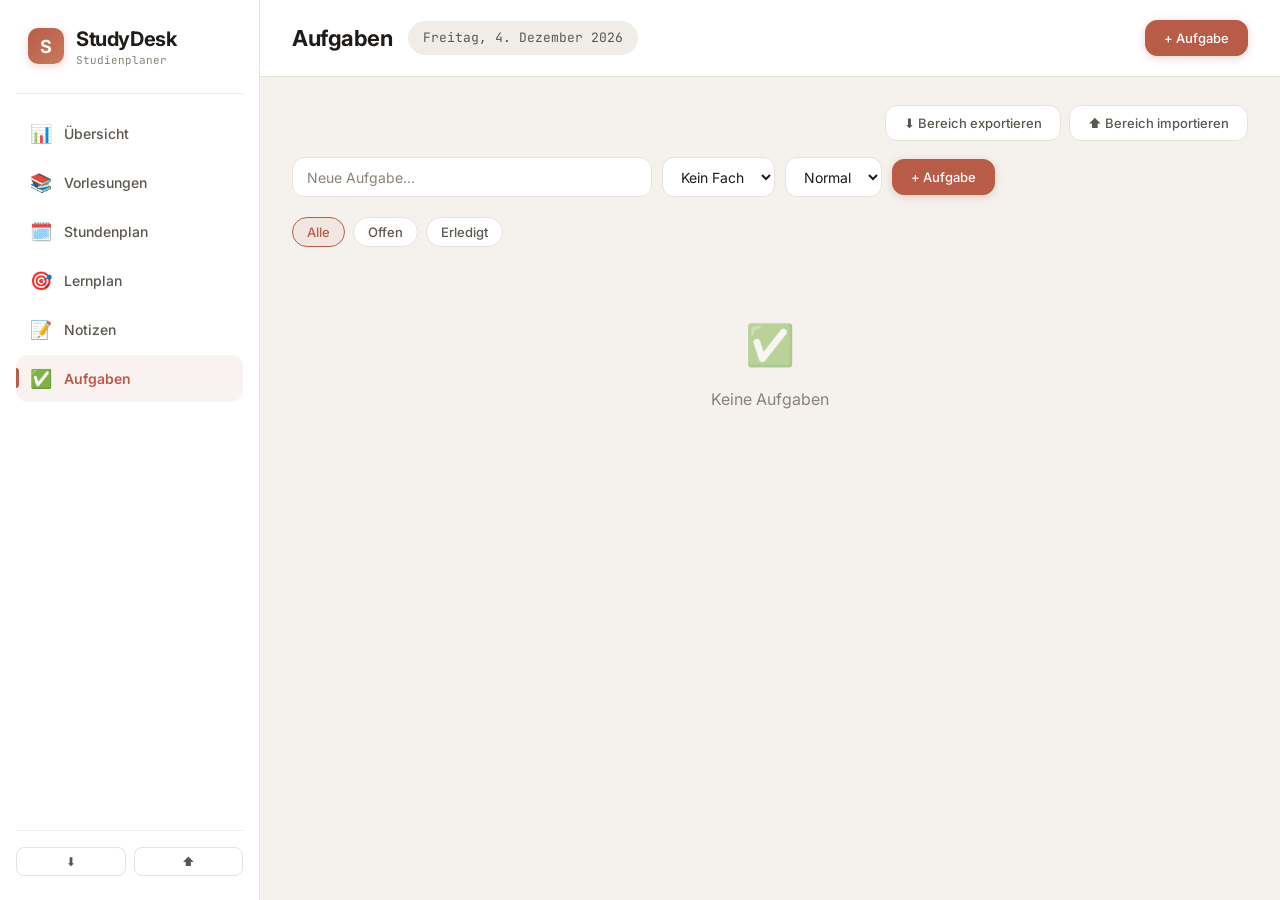
<file: todos.html>
<!DOCTYPE html>
<html lang="de">
<head>
<meta charset="UTF-8">
<meta name="viewport" content="width=device-width, initial-scale=1.0">
<title>StudyDesk</title>
<link rel="stylesheet" href="styles.css">
<base target="_blank">
</head>
<body data-section="todos">

<div class="app">
  <aside class="sidebar">
    <div class="sidebar-brand">
      <div class="brand-icon">S</div>
      <div><div class="brand-text">StudyDesk</div><div class="brand-sub">Studienplaner</div></div>
    </div>
    <nav class="nav-group">
      <a class="nav-item nav-link" data-section="dashboard" href="index.html" target="_self"><span class="nav-icon">📊</span>Übersicht</a>
      <a class="nav-item nav-link" data-section="lectures" href="lectures.html" target="_self"><span class="nav-icon">📚</span>Vorlesungen</a>
      <a class="nav-item nav-link" data-section="schedule" href="schedule.html" target="_self"><span class="nav-icon">🗓️</span>Stundenplan</a>
      <a class="nav-item nav-link" data-section="lernplan" href="lernplan.html" target="_self"><span class="nav-icon">🎯</span>Lernplan</a>
      <a class="nav-item nav-link" data-section="notes" href="notes.html" target="_self"><span class="nav-icon">📝</span>Notizen</a>
      <a class="nav-item nav-link active" data-section="todos" href="todos.html" target="_self"><span class="nav-icon">✅</span>Aufgaben</a>
    </nav>
    <div class="sidebar-footer">
      <button class="btn btn-icon small" onclick="exportData()" title="Exportieren">⬇</button>
      <button class="btn btn-icon small" onclick="openImportModal()" title="Importieren">⬆</button>
    </div>
  </aside>
  <div class="main">
    <header class="topbar">
      <div class="topbar-left">
        <h1 class="page-title" id="page-title">Aufgaben</h1>
        <span class="date-chip" id="date-display"></span>
      </div>
      <div class="topbar-actions">
        <button class="btn primary" id="topbar-action-btn" onclick="triggerTopAction()">+ Neu</button>
      </div>
    </header>
    <div class="content">
      <div class="section active" id="sec-todos">
        <div class="toolbar">
          <input type="text" id="todo-input" placeholder="Neue Aufgabe…" onkeydown="if(event.key==='Enter')addTodo()" style="flex:1;max-width:360px;">
          <select id="todo-subject"></select>
          <select id="todo-prio"><option value="normal">Normal</option><option value="high">Hoch</option></select>
          <button class="btn primary" onclick="addTodo()">+ Aufgabe</button>
        </div>
        <div class="filter-row">
          <button class="chip active" data-tf="all" onclick="setTodoFilter(this,'all')">Alle</button>
          <button class="chip" data-tf="open" onclick="setTodoFilter(this,'open')">Offen</button>
          <button class="chip" data-tf="done" onclick="setTodoFilter(this,'done')">Erledigt</button>
        </div>
        <div id="todo-list"></div>
      </div>

    </div>
  </div>
</div>
<div class="mobile-nav">
  <a class="nav-item nav-link" data-section="dashboard" href="index.html" target="_self">📊</a>
  <a class="nav-item nav-link" data-section="lectures" href="lectures.html" target="_self">📚</a>
  <a class="nav-item nav-link" data-section="schedule" href="schedule.html" target="_self">🗓️</a>
  <a class="nav-item nav-link" data-section="lernplan" href="lernplan.html" target="_self">🎯</a>
  <a class="nav-item nav-link" data-section="notes" href="notes.html" target="_self">📝</a>
  <a class="nav-item nav-link active" data-section="todos" href="todos.html" target="_self">✅</a>
</div>
<div class="modal-bg" id="lec-modal">
  <div class="modal">
    <h2 id="lec-modal-title">Vorlesung hinzufügen</h2>
    <label>Thema / Vorlesung</label>
    <input type="text" id="lec-m-subject" list="subject-datalist" autocomplete="off" placeholder="z. B. Biologie 1">
    <datalist id="subject-datalist"></datalist>
    <label>Datum</label>
    <input type="date" id="lec-m-date">
    <label>Link</label>
    <input type="text" id="lec-m-link" placeholder="https://…">
    <label>Notiz</label>
    <textarea id="lec-m-note" rows="2" placeholder="Interne Notiz…"></textarea>
    <label class="checkbox-label"><input type="checkbox" id="lec-m-prio"> ⭐ Als Priorität markieren</label>
    <label class="checkbox-label"><input type="checkbox" id="lec-m-cancelled"> 🚫 Als ausgefallen markieren</label>
    <div class="modal-actions"><button class="btn" onclick="closeLecModal()">Abbrechen</button><button class="btn primary" onclick="saveLec()">Speichern</button></div>
  </div>
</div>
<div class="modal-bg" id="detail-modal">
  <div class="modal">
    <h2 id="detail-title">📘 Details</h2>
    <div id="detail-content"></div>
    <div class="modal-actions" id="detail-modal-actions"><button class="btn" onclick="closeDetailModal()">Schließen</button></div>
  </div>
</div>
<div class="modal-bg" id="schedule-modal">
  <div class="modal">
    <h2>Stundenplan – Regelmäßiger Termin</h2>
    <label>Vorlesung / Thema</label>
    <input type="text" id="sched-subject" placeholder="z. B. Biologie 1">
    <label>Wochentag</label>
    <select id="sched-day"><option>Montag</option><option>Dienstag</option><option>Mittwoch</option><option>Donnerstag</option><option>Freitag</option><option>Samstag</option><option>Sonntag</option></select>
    <label>Zeitraum (Start – Ende)</label>
    <div class="flex items-center gap-2"><input type="date" id="sched-start"><span class="text-muted">bis</span><input type="date" id="sched-end"></div>
    <label>Uhrzeit (optional)</label>
    <input type="text" id="sched-time" placeholder="10:00 – 12:00">
    <div class="modal-actions"><button class="btn" onclick="closeScheduleModal()">Abbrechen</button><button class="btn primary" onclick="saveScheduleEntry()">Speichern</button></div>
  </div>
</div>
<div class="modal-bg" id="block-modal">
  <div class="modal">
    <h2 id="block-modal-title">Lernblock bearbeiten</h2>
    <label>Name</label><input id="block-name" maxlength="100" placeholder="z. B. Vorlesung nacharbeiten">
    <label>Beschreibung</label><textarea id="block-description" rows="3" placeholder="Was möchtest du in diesem Block erledigen?"></textarea>
    <div class="flex gap-2">
      <div style="flex:1"><label>Beginn</label><input type="time" id="block-start" min="06:00" max="23:30" step="1800"></div>
      <div style="flex:1"><label>Ende</label><input type="text" id="block-end" inputmode="numeric" placeholder="HH:MM (bis 24:00)"></div>
    </div>
    <label>Farbe</label><input type="color" id="block-color" class="lp-color-input" value="#f3d8cb">
    <label>Klasse (optional)</label><select id="block-class"><option value="">Keine Klasse</option></select>
    <div id="block-occurrence-actions" style="display:none;margin-top:14px;">
      <div class="text-muted" id="block-assignment" style="font-size:13px;margin-bottom:8px;"></div>
      <div class="flex gap-2">
        <button class="btn success" onclick="completeCurrentOccurrence()">✓ Lerneinheit erledigt</button>
        <button class="btn danger" onclick="missCurrentOccurrence()">↷ Nicht geschafft</button>
      </div>
    </div>
    <div class="modal-actions">
      <button class="btn danger" id="block-delete-btn" onclick="deleteCurrentBlock()">Löschen</button>
      <button class="btn" onclick="closeBlockModal()">Abbrechen</button>
      <button class="btn primary" onclick="saveBlock()">Speichern</button>
    </div>
  </div>
</div>
<div class="modal-bg" id="class-modal">
  <div class="modal" style="width:680px">
    <h2 id="class-modal-title">Klasse anlegen</h2>
    <label>Name der Klasse</label><input id="class-name" maxlength="100" placeholder="z. B. Biologie-Grundlagen">
    <label>Beschreibung</label><textarea id="class-description" rows="2" placeholder="Wiederkehrende Lernreihe beschreiben (optional)"></textarea>
    <label>Farbe</label><input type="color" id="class-color" class="lp-color-input" value="#f3d8cb">
    <label class="checkbox-label" style="margin-top:16px;"><input type="checkbox" id="class-loop"> Zyklus wiederholen, wenn alle Teilaufgaben durchlaufen sind</label>
    <div class="flex items-center justify-between" style="margin-top:20px;margin-bottom:8px;">
      <strong>Teilaufgaben</strong><button class="btn small" onclick="addClassTaskRow()">＋ Teilaufgabe</button>
    </div>
    <p class="text-muted" style="font-size:12px;margin-bottom:10px;">Die Reihenfolge in dieser Liste bestimmt, welche Teilaufgabe zuerst in deinen Lernblöcken erscheint.</p>
    <div id="class-task-editor"></div>
    <div class="modal-actions"><button class="btn danger" id="class-delete-btn" onclick="deleteCurrentClass()">Klasse löschen</button><button class="btn" onclick="closeClassModal()">Abbrechen</button><button class="btn primary" onclick="saveClass()">Speichern</button></div>
  </div>
</div>
<div class="modal-bg" id="import-modal">
  <div class="modal">
    <h2>⬆ Daten importieren</h2>
    <p class="text-muted" style="font-size:14px;margin-bottom:8px;">Achtung: Der Import überschreibt alle aktuellen Daten. Exportiere zuerst eine Sicherung.</p>
    <div class="import-drop" id="import-drop" onclick="document.getElementById('import-file-input').click()">
      <div style="font-size:32px;margin-bottom:8px;">📂</div>
      <div style="font-size:14px;">JSON-Datei hier ablegen oder klicken</div>
    </div>
    <input type="file" id="import-file-input" accept=".json" style="display:none" onchange="handleImportFile(this)">
    <div class="modal-actions"><button class="btn" onclick="closeImportModal()">Abbrechen</button></div>
  </div>
</div>
<div id="toast"></div>
<script src="app.js"></script>
</body>
</html>
</file>
<file: styles.css>
@import url('https://fonts.googleapis.com/css2?family=Inter:wght@300;400;500;600;700&family=JetBrains+Mono:wght@400;500&display=swap');
  :root {
    --bg:#f5f2ee; --surface:#ffffff; --surface-elevated:#faf9f7; --surface-hover:#f0ede8;
    --ink:#1f1c1a; --ink-secondary:#5c5650; --ink-tertiary:#8a8279;
    --accent:#b85c48; --accent-hover:#a34d3a; --accent-soft:rgba(184,92,72,0.08); --accent-soft-hover:rgba(184,92,72,0.14);
    --success:#5a8a5a; --success-soft:rgba(90,138,90,0.10); --warning:#c4943a;
    --danger:#b84a4a; --danger-soft:rgba(184,74,74,0.10);
    --border:#e6e1db; --border-light:#f0ebe5;
    --shadow-sm:0 1px 2px rgba(31,28,26,0.04),0 1px 3px rgba(31,28,26,0.02);
    --shadow:0 4px 12px rgba(31,28,26,0.06),0 1px 3px rgba(31,28,26,0.04);
    --shadow-lg:0 12px 32px rgba(31,28,26,0.10),0 4px 8px rgba(31,28,26,0.04);
    --shadow-xl:0 24px 48px rgba(31,28,26,0.14),0 8px 16px rgba(31,28,26,0.06);
    --radius-sm:8px; --radius:12px; --radius-lg:16px; --radius-xl:20px;
    --transition:all 0.2s cubic-bezier(0.4,0,0.2,1);
    --transition-slow:all 0.35s cubic-bezier(0.4,0,0.2,1);
  }
  *{box-sizing:border-box;margin:0;padding:0}
  body{font-family:'Inter',-apple-system,BlinkMacSystemFont,sans-serif;background:var(--bg);color:var(--ink);min-height:100vh;line-height:1.5;-webkit-font-smoothing:antialiased;overflow-x:hidden}
  .app{display:grid;grid-template-columns:260px 1fr;min-height:100vh}
  .sidebar{background:var(--surface);border-right:1px solid var(--border);display:flex;flex-direction:column;padding:24px 16px;position:sticky;top:0;height:100vh;z-index:50}
  .sidebar-brand{display:flex;align-items:center;gap:12px;padding:0 12px 24px;border-bottom:1px solid var(--border-light);margin-bottom:16px}
  .brand-icon{width:36px;height:36px;background:linear-gradient(135deg,var(--accent),#c97a5e);border-radius:10px;display:flex;align-items:center;justify-content:center;color:white;font-size:18px;font-weight:700;box-shadow:0 2px 8px rgba(184,92,72,0.25)}
  .brand-text{font-size:20px;font-weight:700;letter-spacing:-0.02em;color:var(--ink)}
  .brand-sub{font-size:11px;color:var(--ink-tertiary);font-family:'JetBrains Mono',monospace;margin-top:-2px}
  .nav-group{display:flex;flex-direction:column;gap:2px;flex:1}
  .nav-item{display:flex;align-items:center;gap:12px;padding:10px 14px;border-radius:var(--radius);border:none;background:transparent;color:var(--ink-secondary);font-size:14px;font-weight:500;cursor:pointer;font-family:inherit;transition:var(--transition);position:relative}
  .nav-link{text-decoration:none}
  .nav-item:hover{background:var(--surface-hover);color:var(--ink)}
  .nav-item.active{background:var(--accent-soft);color:var(--accent);font-weight:600}
  .nav-item.active::before{content:'';position:absolute;left:0;top:50%;transform:translateY(-50%);width:3px;height:20px;background:var(--accent);border-radius:0 3px 3px 0}
  .nav-icon{font-size:18px;width:22px;text-align:center}
  .sidebar-footer{padding-top:16px;border-top:1px solid var(--border-light);display:flex;gap:8px}
  .sidebar-footer .btn-icon{flex:1;justify-content:center;padding:8px;font-size:13px}
  .main{display:flex;flex-direction:column;min-height:100vh}
  .topbar{display:flex;align-items:center;justify-content:space-between;padding:20px 32px;background:var(--surface);border-bottom:1px solid var(--border);position:sticky;top:0;z-index:40}
  .topbar-left{display:flex;align-items:center;gap:16px}
  .page-title{font-size:22px;font-weight:700;letter-spacing:-0.02em}
  .date-chip{display:inline-flex;align-items:center;gap:6px;padding:6px 14px;background:var(--surface-hover);border-radius:999px;font-size:13px;color:var(--ink-secondary);font-family:'JetBrains Mono',monospace;border:1px solid var(--border-light)}
  .topbar-actions{display:flex;gap:10px;align-items:center}
  .content{padding:28px 32px 48px;flex:1;max-width:1200px}
  .section-data-actions{display:flex;justify-content:flex-end;gap:8px;flex-wrap:wrap;margin-bottom:16px}
  .btn{display:inline-flex;align-items:center;gap:8px;padding:9px 18px;border-radius:var(--radius);border:1px solid var(--border);background:var(--surface);color:var(--ink-secondary);font-size:13px;font-weight:500;cursor:pointer;font-family:inherit;transition:var(--transition);white-space:nowrap}
  .btn:hover{border-color:var(--ink-tertiary);color:var(--ink);transform:translateY(-1px);box-shadow:var(--shadow)}
  .btn:active{transform:translateY(0)}
  .btn.primary{background:var(--accent);border-color:var(--accent);color:white;box-shadow:0 2px 8px rgba(184,92,72,0.25)}
  .btn.primary:hover{background:var(--accent-hover);border-color:var(--accent-hover);box-shadow:0 4px 14px rgba(184,92,72,0.35)}
  .btn.ghost{background:transparent;border-color:transparent}
  .btn.ghost:hover{background:var(--surface-hover)}
  .btn.danger{color:var(--danger);border-color:rgba(184,74,74,0.3)}
  .btn.danger:hover{background:var(--danger-soft);border-color:var(--danger)}
  .btn.success{background:var(--success);border-color:var(--success);color:white}
  .btn.small{padding:6px 12px;font-size:12px;border-radius:var(--radius-sm)}
  .btn-icon{padding:8px;border-radius:var(--radius-sm);justify-content:center;min-width:36px}
  .card{background:var(--surface);border:1px solid var(--border);border-radius:var(--radius-lg);padding:24px;box-shadow:var(--shadow-sm);transition:var(--transition)}
  .card:hover{box-shadow:var(--shadow)}
  .card-header{display:flex;align-items:center;justify-content:space-between;margin-bottom:16px}
  .card-title{font-size:13px;font-weight:600;text-transform:uppercase;letter-spacing:0.06em;color:var(--ink-tertiary)}
  .stats-grid{display:grid;grid-template-columns:repeat(auto-fit,minmax(220px,1fr));gap:16px;margin-bottom:24px}
  .dashboard-layout{display:grid;grid-template-columns:minmax(0,1fr) minmax(310px,370px);gap:20px;align-items:start}
  .dashboard-main{min-width:0}
  .dash-plan-card{position:sticky;top:96px;min-width:0}
  .dash-plan-scroll{max-height:calc(100vh - 190px);min-height:320px;overflow:auto;border:1px solid var(--border);border-radius:var(--radius);background:var(--surface)}
  .dash-day-calendar{display:grid;grid-template-columns:48px minmax(0,1fr);grid-template-rows:auto 720px;min-width:280px}
  .dash-day-head{grid-column:1/-1;position:sticky;top:0;z-index:8;background:var(--surface);border-bottom:1px solid var(--border);padding:10px 12px;font-size:12px;font-weight:600;color:var(--ink-secondary)}
  .dash-time-axis{grid-column:1;grid-row:2;position:relative;height:720px;overflow:hidden;border-right:1px solid var(--border);background:var(--surface)}
  .dash-hour-label{position:absolute;left:4px;transform:translateY(-50%);font:9px 'JetBrains Mono',monospace;color:var(--ink-tertiary)}
  .dash-day-column{grid-column:2;grid-row:2;position:relative;height:720px;overflow:hidden;background:repeating-linear-gradient(to bottom,transparent 0,transparent 29px,var(--border-light) 29px,var(--border-light) 30px,transparent 30px,transparent 59px,var(--border) 59px,var(--border) 60px)}
  .dash-plan-block{position:absolute;left:4px;right:4px;z-index:2;overflow:hidden;padding:3px 5px;border:1px solid rgba(31,28,26,.14);border-radius:6px;color:var(--ink);font-size:9px;line-height:1.1;box-shadow:0 1px 3px rgba(31,28,26,.08)}
  .dash-plan-block.done{opacity:.58}
  .dash-plan-block.done .dash-plan-title{text-decoration:line-through}
  .dash-plan-block.missed{border-style:dashed;filter:saturate(.65)}
  .dash-plan-header{display:flex;align-items:center;justify-content:space-between;gap:2px}
  .dash-plan-title{min-width:0;flex:1;font-size:10px;font-weight:700;white-space:nowrap;overflow:hidden;text-overflow:ellipsis}
  .dash-plan-time{font:8px 'JetBrains Mono',monospace;color:rgba(31,28,26,.75)}
  .dash-plan-task{white-space:nowrap;overflow:hidden;text-overflow:ellipsis}
  .dash-plan-actions{display:flex;gap:2px;flex:0 0 auto}
  .dash-plan-actions button{width:15px;height:14px;border:1px solid rgba(31,28,26,.25);border-radius:4px;background:rgba(255,255,255,.78);font-family:inherit;font-size:9px;line-height:1;padding:0;cursor:pointer}
  .dash-plan-status{font-size:9px;font-weight:600;white-space:nowrap}
  .dash-plan-status.done{color:var(--success)}
  .dash-plan-status.missed{color:var(--danger)}
  .dash-plan-empty{position:absolute;top:12px;left:8px;right:8px;text-align:center;color:var(--ink-tertiary);font-size:11px}
  .dash-now-line{position:absolute;left:0;right:0;z-index:5;border-top:2px solid #d23b3b;pointer-events:none}
  .dash-now-line::before{content:'';position:absolute;width:8px;height:8px;border-radius:50%;background:#d23b3b;left:-4px;top:-5px}
  .stat-card{background:var(--surface);border:1px solid var(--border);border-radius:var(--radius-lg);padding:22px;position:relative;overflow:hidden;transition:var(--transition)}
  .stat-card:hover{transform:translateY(-2px);box-shadow:var(--shadow)}
  .stat-card::after{content:'';position:absolute;top:0;left:0;right:0;height:3px;background:linear-gradient(90deg,var(--accent),#d4a08a);opacity:0.6}
  .stat-card.success::after{background:linear-gradient(90deg,var(--success),#8ab88a)}
  .stat-card.info::after{background:linear-gradient(90deg,#6b8f9e,#9ab8c4)}
  .stat-label{font-size:12px;color:var(--ink-tertiary);font-weight:500;margin-bottom:6px}
  .stat-value{font-size:32px;font-weight:700;letter-spacing:-0.02em;color:var(--ink)}
  .stat-sub{font-size:13px;color:var(--ink-secondary);margin-top:4px}
  .progress-track{background:var(--border-light);border-radius:999px;height:6px;margin-top:14px;overflow:hidden}
  .progress-fill{height:100%;border-radius:999px;background:linear-gradient(90deg,var(--accent),#d4a08a);transition:width 0.5s cubic-bezier(0.4,0,0.2,1)}
  .toolbar{display:flex;gap:10px;margin-bottom:20px;align-items:center;flex-wrap:wrap}
  .toolbar input,.toolbar select{background:var(--surface);border:1px solid var(--border);border-radius:var(--radius);padding:9px 14px;color:var(--ink);font-size:14px;font-family:inherit;outline:none;min-height:40px;transition:var(--transition)}
  .toolbar input:focus,.toolbar select:focus{border-color:var(--accent);box-shadow:0 0 0 3px var(--accent-soft)}
  .toolbar input::placeholder{color:var(--ink-tertiary)}
  .filter-row{display:flex;gap:8px;margin-bottom:20px;flex-wrap:wrap}
  .chip{padding:6px 14px;border-radius:999px;border:1px solid var(--border);background:var(--surface);color:var(--ink-secondary);font-size:13px;cursor:pointer;font-family:inherit;font-weight:500;transition:var(--transition)}
  .chip:hover{border-color:var(--ink-tertiary);color:var(--ink)}
  .chip.active{background:var(--accent-soft);border-color:var(--accent);color:var(--accent)}
  .list-item{display:flex;align-items:flex-start;gap:14px;background:var(--surface);border:1px solid var(--border);border-radius:var(--radius);padding:16px 18px;margin-bottom:10px;transition:var(--transition);cursor:pointer;position:relative}
  .list-item:hover{border-color:var(--accent);transform:translateY(-1px);box-shadow:var(--shadow)}
  .list-item.done{background:var(--surface-elevated);opacity:0.75}
  .list-item.done .item-title{text-decoration:line-through;color:var(--ink-tertiary)}
  .list-item.cancelled{opacity:0.55;border-style:dashed}
  .list-item.cancelled::after{content:'AUSGEFALLEN';position:absolute;top:14px;right:18px;padding:3px 10px;border:1px solid rgba(184,74,74,0.25);border-radius:999px;color:var(--danger);font-size:10px;font-weight:600;letter-spacing:0.08em;font-family:'JetBrains Mono',monospace;transform:rotate(-6deg);background:var(--danger-soft)}
  .item-check{width:22px;height:22px;border:2px solid var(--border);border-radius:50%;cursor:pointer;display:inline-flex;align-items:center;justify-content:center;flex-shrink:0;margin-top:2px;transition:var(--transition)}
  .item-check:hover{border-color:var(--accent)}
  .item-check.checked{background:var(--accent);border-color:var(--accent);box-shadow:0 2px 6px rgba(184,92,72,0.3)}
  .item-check.checked::after{content:'';width:5px;height:9px;border:solid white;border-width:0 2px 2px 0;transform:rotate(45deg) translateY(-1px)}
  .item-body{flex:1;min-width:0}
  .item-title{font-size:15px;font-weight:600;color:var(--ink);margin-bottom:3px}
  .item-meta{font-size:12px;color:var(--ink-tertiary);font-family:'JetBrains Mono',monospace}
  .item-tags{display:flex;gap:6px;margin-top:8px;flex-wrap:wrap}
  .tag{padding:3px 10px;border-radius:999px;background:var(--surface-hover);border:1px solid var(--border);font-size:11px;color:var(--ink-secondary);font-weight:500;font-family:'JetBrains Mono',monospace}
  .tag.accent{background:var(--accent-soft);border-color:rgba(184,92,72,0.2);color:var(--accent)}
  .tag.success{background:var(--success-soft);border-color:rgba(90,138,90,0.2);color:var(--success)}
  .tag.danger{background:var(--danger-soft);border-color:rgba(184,74,74,0.2);color:var(--danger)}
  .item-actions{display:flex;gap:6px;opacity:0;transition:opacity 0.15s ease}
  .list-item:hover .item-actions{opacity:1}
  .schedule-grid{display:flex;gap:14px;overflow-x:auto;padding-bottom:8px;scrollbar-width:thin;scrollbar-color:var(--border) transparent}
  .schedule-grid::-webkit-scrollbar{height:6px}
  .schedule-grid::-webkit-scrollbar-thumb{background:var(--border);border-radius:3px}
  .schedule-day{min-width:230px;flex:1;background:var(--surface);border:1px solid var(--border);border-radius:var(--radius-lg);padding:16px;transition:var(--transition)}
  .schedule-day:hover{box-shadow:var(--shadow)}
  .schedule-day h4{font-size:14px;font-weight:600;color:var(--ink);margin-bottom:12px;padding-bottom:10px;border-bottom:1px solid var(--border-light);display:flex;justify-content:space-between;align-items:center}
  .schedule-day h4 .day-date{font-size:11px;color:var(--ink-tertiary);font-weight:500;font-family:'JetBrains Mono',monospace}
  .schedule-slot{background:var(--surface-elevated);margin-bottom:8px;padding:12px 14px;border-radius:var(--radius);font-size:13px;border-left:3px solid var(--accent);cursor:grab;transition:var(--transition);position:relative}
  .schedule-slot:hover{transform:translateY(-1px);box-shadow:var(--shadow-sm)}
  .schedule-slot .slot-time{font-size:11px;color:var(--ink-tertiary);font-family:'JetBrains Mono',monospace;margin-bottom:2px}
  .schedule-slot .slot-subject{font-weight:600}
  .schedule-slot .slot-meta{display:flex;justify-content:space-between;align-items:center;margin-top:4px}
  .schedule-empty{color:var(--ink-tertiary);font-size:12px;padding:12px 0;text-align:center}
  .drop-target{border:1.5px dashed var(--border);border-radius:var(--radius);padding:10px;margin-top:4px;text-align:center;color:var(--ink-tertiary);font-size:12px;transition:var(--transition)}
  .drop-target.active{border-color:var(--accent);background:var(--accent-soft);color:var(--accent)}
  .week-slot{background:var(--surface-elevated);margin-bottom:8px;padding:12px 14px;border-radius:var(--radius);font-size:13px;border-left:3px solid var(--accent);cursor:pointer;transition:var(--transition);position:relative}
  .week-slot:hover{transform:translateY(-1px);box-shadow:var(--shadow-sm);border-left-color:var(--accent-hover)}
  .week-slot.type-klausur{border-left-color:var(--danger)}
  .week-slot.type-karteikarten{border-left-color:var(--success)}
  .week-slot.type-frei{border-left-color:var(--ink-tertiary)}
  .week-slot.slot-done{opacity:0.55}
  .week-slot.slot-done .slot-label{text-decoration:line-through}
  .week-slot .slot-shifted-badge{position:absolute;top:8px;right:8px;font-size:10px;color:var(--warning);font-weight:600}
  .lp-toolbar{display:flex;gap:8px;align-items:center;flex-wrap:wrap;margin-bottom:16px}
  .lp-calendar-scroll{overflow:auto;border:1px solid var(--border);border-radius:var(--radius-lg);background:var(--surface);max-height:calc(100vh - 260px);min-height:500px}
  .lp-calendar{display:grid;grid-template-columns:62px repeat(7,minmax(125px,1fr));grid-template-rows:auto 720px;min-width:1050px;position:relative}
  .lp-calendar-head{grid-row:1;position:sticky;top:0;z-index:8;background:var(--surface);border-bottom:1px solid var(--border);height:58px;display:flex;flex-direction:column;justify-content:center;align-items:center;font-size:12px;font-weight:600}
  .lp-calendar-head.today{color:var(--accent)}
  .lp-calendar-head small{font-size:10px;font-family:'JetBrains Mono',monospace;color:var(--ink-tertiary);font-weight:400}
  .lp-time-axis{grid-column:1;grid-row:2;position:relative;background:var(--surface);border-right:1px solid var(--border);height:720px;width:62px;padding-left:8px;box-sizing:border-box;overflow:hidden}
  .lp-hour-label{position:absolute;left:8px;right:auto;top:0;transform:translateY(-50%);font:10px 'JetBrains Mono',monospace;color:var(--ink-tertiary);text-align:left;white-space:nowrap}
  .lp-day-column{grid-row:2;position:relative;height:720px;border-right:1px solid var(--border-light);background:repeating-linear-gradient(to bottom,transparent 0,transparent 29px,var(--border-light) 29px,var(--border-light) 30px,transparent 30px,transparent 59px,var(--border) 59px,var(--border) 60px);overflow-y:auto;overflow-x:hidden;scrollbar-width:thin;scrollbar-gutter:stable both-edges;padding-right:2px}
  .lp-day-column:last-child{border-right:0}
  .lp-day-column.today{background-color:rgba(184,92,72,0.018)}
  .lp-calendar-head:first-child{z-index:10}
  .lp-block{position:absolute;left:4px;right:4px;z-index:2;border-radius:8px;border:1px solid rgba(31,28,26,0.12);padding:3px 5px 4px;overflow-y:auto;overflow-x:hidden;scrollbar-width:thin;color:var(--ink);font-size:8.4px;line-height:1.08;cursor:grab;box-shadow:0 1px 3px rgba(31,28,26,0.08);touch-action:none;user-select:none;display:flex;flex-direction:column;gap:0;overscroll-behavior:contain;min-height:26px;max-height:100%}
  .lp-block:hover{z-index:4;box-shadow:var(--shadow)}
  .lp-block.done{opacity:.58}
  .lp-block-title{font-size:10.5px;font-weight:700;padding-right:4px;flex-shrink:0;line-height:1.18}
  .lp-block-time{font:8.5px 'JetBrains Mono',monospace;color:rgba(31,28,26,.7);margin:1px 0;flex-shrink:0}
  .lp-block-description{font-size:8.1px;color:rgba(31,28,26,.78);white-space:pre-wrap;flex-shrink:0;line-height:1.15}
  .lp-block-task{font-size:8.5px;font-weight:600;margin-top:1px;flex-shrink:0;word-break:break-word;line-height:1.15}
  .lp-block-actions{display:flex;gap:3px;margin-top:2px;flex-shrink:0;flex-wrap:wrap}
  .lp-block-actions button{border:1px solid rgba(31,28,26,.2);border-radius:5px;background:rgba(255,255,255,.68);font-family:inherit;font-size:10px;padding:2px 5px;cursor:pointer}
  .lp-resize-handle{position:absolute;bottom:0;left:0;right:0;height:9px;cursor:ns-resize;background:linear-gradient(transparent,rgba(31,28,26,.14))}
  .lp-resize-handle.top{top:0;bottom:auto;cursor:ns-resize;background:linear-gradient(rgba(31,28,26,.14),transparent)}
  .lp-now-line{position:absolute;left:0;right:0;z-index:5;border-top:2px solid #d23b3b;pointer-events:none}
  .lp-now-line::before{content:'';position:absolute;width:8px;height:8px;border-radius:50%;background:#d23b3b;left:-4px;top:-5px}
  .lp-selection{position:absolute;left:2px;right:2px;border:2px dashed var(--accent);background:var(--accent-soft);border-radius:6px;z-index:6;pointer-events:none}
  .lp-block-preview{position:absolute;left:4px;right:4px;z-index:7;border-radius:8px;border:2px dashed rgba(31,28,26,0.35);background:rgba(255,255,255,0.28);box-shadow:0 8px 20px rgba(31,28,26,0.12);pointer-events:none;opacity:0.9}
  .lp-calendar.adding{cursor:crosshair}
  .lp-class-card{background:var(--surface);border:1px solid var(--border);border-left:4px solid var(--accent);border-radius:var(--radius);padding:16px;margin-bottom:12px}
  .lp-class-head{display:flex;justify-content:space-between;gap:12px;align-items:flex-start}
  .lp-task-row{display:flex;gap:8px;align-items:center;margin:8px 0}
  .lp-task-row input:first-child{flex:1}
  .lp-task-settings{width:118px;flex-shrink:0}
  .lp-lecture-selector{max-height:230px;overflow:auto;border:1px solid var(--border);border-radius:var(--radius);padding:8px 12px}
  .lp-lecture-all{padding:4px 0 8px;border-bottom:1px solid var(--border);font-weight:600}
  .lp-lecture-group{padding:6px 0;border-bottom:1px solid var(--border-light)}
  .lp-lecture-subject{font-weight:600}
  .lp-lecture-options{padding-left:22px}
  .lp-lecture-option{display:flex;align-items:flex-start;gap:8px;padding:4px 0;font-size:13px}
  .lp-lecture-option input{margin-top:3px;flex-shrink:0}
  .lp-lecture-option span{min-width:0;overflow-wrap:anywhere}
  .lp-lecture-option small{display:block;color:var(--ink-tertiary)}
  .lp-class-lectures{margin-top:8px}
  .lp-linked-lecture-tasks{margin:10px 0 16px}
  .lp-linked-lecture-task{padding:5px 0 5px 12px;border-left:2px solid var(--accent);margin-top:4px}
  .lp-color-input{height:42px!important;padding:4px!important;width:64px!important}
  .lp-create-hint{color:var(--accent);font-size:12px;font-weight:600}
  .lp-empty{padding:36px 18px;text-align:center;color:var(--ink-tertiary)}
  @media(max-width:920px){.lp-calendar-scroll{max-height:calc(100vh - 300px)}.lp-class-head{flex-direction:column}}
  @media(max-width:600px){.lp-task-row{align-items:stretch;flex-wrap:wrap}.lp-task-settings{width:calc(50% - 4px)}.lp-task-row>div:last-child{flex-direction:row!important;align-items:center}}
  .queue-item{display:flex;align-items:center;gap:16px;background:var(--surface);border:1px solid var(--border);border-radius:var(--radius);padding:16px 18px;margin-bottom:10px;cursor:grab;transition:var(--transition)}
  .queue-item:hover{box-shadow:var(--shadow);border-color:var(--accent)}
  .queue-item.active-item{border-color:var(--accent);background:var(--accent-soft)}
  .queue-pos{font-family:'JetBrains Mono',monospace;font-size:13px;color:var(--ink-tertiary);width:28px;text-align:center;font-weight:600}
  .queue-info{flex:1}
  .queue-subject{font-size:15px;font-weight:600;color:var(--ink)}
  .queue-units{font-size:12px;color:var(--ink-tertiary);font-family:'JetBrains Mono',monospace;margin-top:2px}
  .queue-progress-outer{background:var(--border-light);border-radius:999px;height:6px;margin-top:10px;width:min(260px,100%);overflow:hidden}
  .queue-progress-inner{height:6px;border-radius:999px;background:linear-gradient(90deg,var(--accent),#d4a08a);transition:width 0.5s cubic-bezier(0.4,0,0.2,1)}
  .notes-layout{display:grid;grid-template-columns:300px 1fr;gap:20px;min-height:520px}
  .notes-sidebar{background:var(--surface);border:1px solid var(--border);border-radius:var(--radius-lg);overflow:hidden;display:flex;flex-direction:column}
  .notes-sidebar-header{padding:14px 18px;border-bottom:1px solid var(--border-light);font-size:12px;font-weight:600;text-transform:uppercase;color:var(--ink-tertiary);letter-spacing:0.06em}
  .note-list-item{padding:14px 18px;border-bottom:1px solid var(--border-light);cursor:pointer;transition:var(--transition)}
  .note-list-item:hover{background:var(--surface-hover)}
  .note-list-item.active{background:var(--accent-soft);border-left:3px solid var(--accent);padding-left:15px}
  .note-list-title{font-size:14px;font-weight:500;color:var(--ink)}
  .note-list-date{font-size:11px;color:var(--ink-tertiary);margin-top:2px;font-family:'JetBrains Mono',monospace}
  .note-editor{background:var(--surface);border:1px solid var(--border);border-radius:var(--radius-lg);display:flex;flex-direction:column;overflow:hidden}
  .note-editor-toolbar{padding:14px 20px;border-bottom:1px solid var(--border-light);display:flex;justify-content:space-between;align-items:center}
  .note-title-input{background:transparent;border:none;color:var(--ink);font-size:22px;font-weight:700;padding:20px 24px 8px;outline:none;width:100%;font-family:inherit;letter-spacing:-0.01em}
  .note-title-input::placeholder{color:var(--ink-tertiary)}
  .note-textarea{background:transparent;border:none;color:var(--ink);font-size:15px;padding:12px 24px 20px;outline:none;line-height:1.7;resize:vertical;min-height:320px;width:100%;font-family:inherit}
  .note-textarea::placeholder{color:var(--ink-tertiary)}
  .research-tags-bar{padding:10px 24px 16px;display:flex;gap:8px;flex-wrap:wrap;border-top:1px solid var(--border-light);align-items:center}
  .modal-bg{position:fixed;inset:0;background:rgba(31,28,26,0.5);backdrop-filter:blur(8px);display:flex;align-items:center;justify-content:center;z-index:100;padding:24px;opacity:0;pointer-events:none;transition:opacity 0.25s ease}
  .modal-bg.show{opacity:1;pointer-events:all}
  .modal{background:var(--surface);border:1px solid var(--border);border-radius:var(--radius-xl);padding:28px 32px;width:560px;max-width:100%;max-height:88vh;overflow-y:auto;box-shadow:var(--shadow-xl);transform:translateY(12px) scale(0.98);transition:transform 0.3s cubic-bezier(0.34,1.56,0.64,1)}
  .modal-bg.show .modal{transform:translateY(0) scale(1)}
  .modal h2{font-size:20px;font-weight:700;margin-bottom:20px;color:var(--ink);letter-spacing:-0.01em}
  .modal label{display:block;font-size:12px;color:var(--ink-tertiary);text-transform:uppercase;letter-spacing:0.06em;margin-bottom:6px;margin-top:16px;font-weight:600}
  .modal input,.modal select,.modal textarea{width:100%;background:var(--surface-elevated);border:1px solid var(--border);border-radius:var(--radius);padding:10px 14px;color:var(--ink);font-size:14px;font-family:inherit;outline:none;transition:var(--transition)}
  .modal input:focus,.modal select:focus,.modal textarea:focus{border-color:var(--accent);box-shadow:0 0 0 3px var(--accent-soft)}
  .modal input[type="checkbox"]{width:auto}
  .modal-actions{display:flex;gap:10px;justify-content:flex-end;margin-top:28px}
  .modal .checkbox-label{display:flex;align-items:center;gap:10px;margin-top:12px;cursor:pointer;font-size:14px;color:var(--ink-secondary);text-transform:none;letter-spacing:normal;font-weight:400}
  .guide-grid{display:grid;grid-template-columns:repeat(auto-fit,minmax(240px,1fr));gap:14px;margin-bottom:24px}
  .guide-step{background:var(--surface);border:1px solid var(--border);border-radius:var(--radius);padding:18px;transition:var(--transition)}
  .guide-step:hover{box-shadow:var(--shadow);border-color:var(--accent)}
  .guide-step strong{display:block;margin-bottom:6px;color:var(--accent);font-size:14px}
  .guide-step small{color:var(--ink-secondary);line-height:1.5;font-size:13px}
  .empty-state{text-align:center;padding:48px 20px;color:var(--ink-tertiary)}
  .empty-state-icon{font-size:40px;margin-bottom:12px;opacity:0.5}
  #toast{position:fixed;bottom:28px;right:28px;background:var(--ink);color:white;border-radius:var(--radius);padding:12px 20px;z-index:200;font-size:13px;font-weight:500;box-shadow:var(--shadow-lg);transform:translateY(20px);opacity:0;transition:all 0.3s cubic-bezier(0.34,1.56,0.64,1);pointer-events:none}
  #toast.show{transform:translateY(0);opacity:1}
  .section{display:none;animation:fadeIn 0.3s ease}
  .section.active{display:block}
  @keyframes fadeIn{from{opacity:0;transform:translateY(8px)}to{opacity:1;transform:translateY(0)}}
  .import-drop{border:2px dashed var(--border);border-radius:var(--radius-lg);padding:32px;text-align:center;color:var(--ink-tertiary);cursor:pointer;margin-top:16px;transition:var(--transition);background:var(--surface-elevated)}
  .import-drop:hover{border-color:var(--accent);color:var(--accent);background:var(--accent-soft)}
  .detail-row{margin-bottom:16px}
  .detail-label{color:var(--ink-tertiary);font-size:11px;font-weight:600;text-transform:uppercase;letter-spacing:0.06em;margin-bottom:6px}
  .detail-value{font-size:15px;color:var(--ink)}
  .detail-box{background:var(--surface-elevated);padding:14px;border-radius:var(--radius);border:1px solid var(--border-light);font-size:14px;line-height:1.6}
  @media(max-width:1100px){.dashboard-layout{grid-template-columns:1fr}.dash-plan-card{position:static}.dash-plan-scroll{max-height:620px}}
  @media(max-width:920px){.app{grid-template-columns:1fr}.sidebar{display:none}.mobile-nav{display:flex!important;position:fixed;bottom:0;left:0;right:0;background:var(--surface);border-top:1px solid var(--border);padding:8px;z-index:100;justify-content:space-around}.content{padding:20px 16px 80px}.notes-layout{grid-template-columns:1fr}.stats-grid{grid-template-columns:1fr}.topbar{padding:16px}}
  @media(min-width:921px){.mobile-nav{display:none!important}}
  ::-webkit-scrollbar{width:8px;height:8px}
  ::-webkit-scrollbar-track{background:transparent}
  ::-webkit-scrollbar-thumb{background:var(--border);border-radius:4px}
  ::-webkit-scrollbar-thumb:hover{background:var(--ink-tertiary)}
  .text-muted{color:var(--ink-tertiary)}.text-accent{color:var(--accent)}.text-success{color:var(--success)}.text-danger{color:var(--danger)}
  .mb-4{margin-bottom:16px}.mt-4{margin-top:16px}.flex{display:flex}.items-center{align-items:center}.gap-2{gap:8px}.gap-3{gap:12px}.justify-between{justify-content:space-between}
</file>
